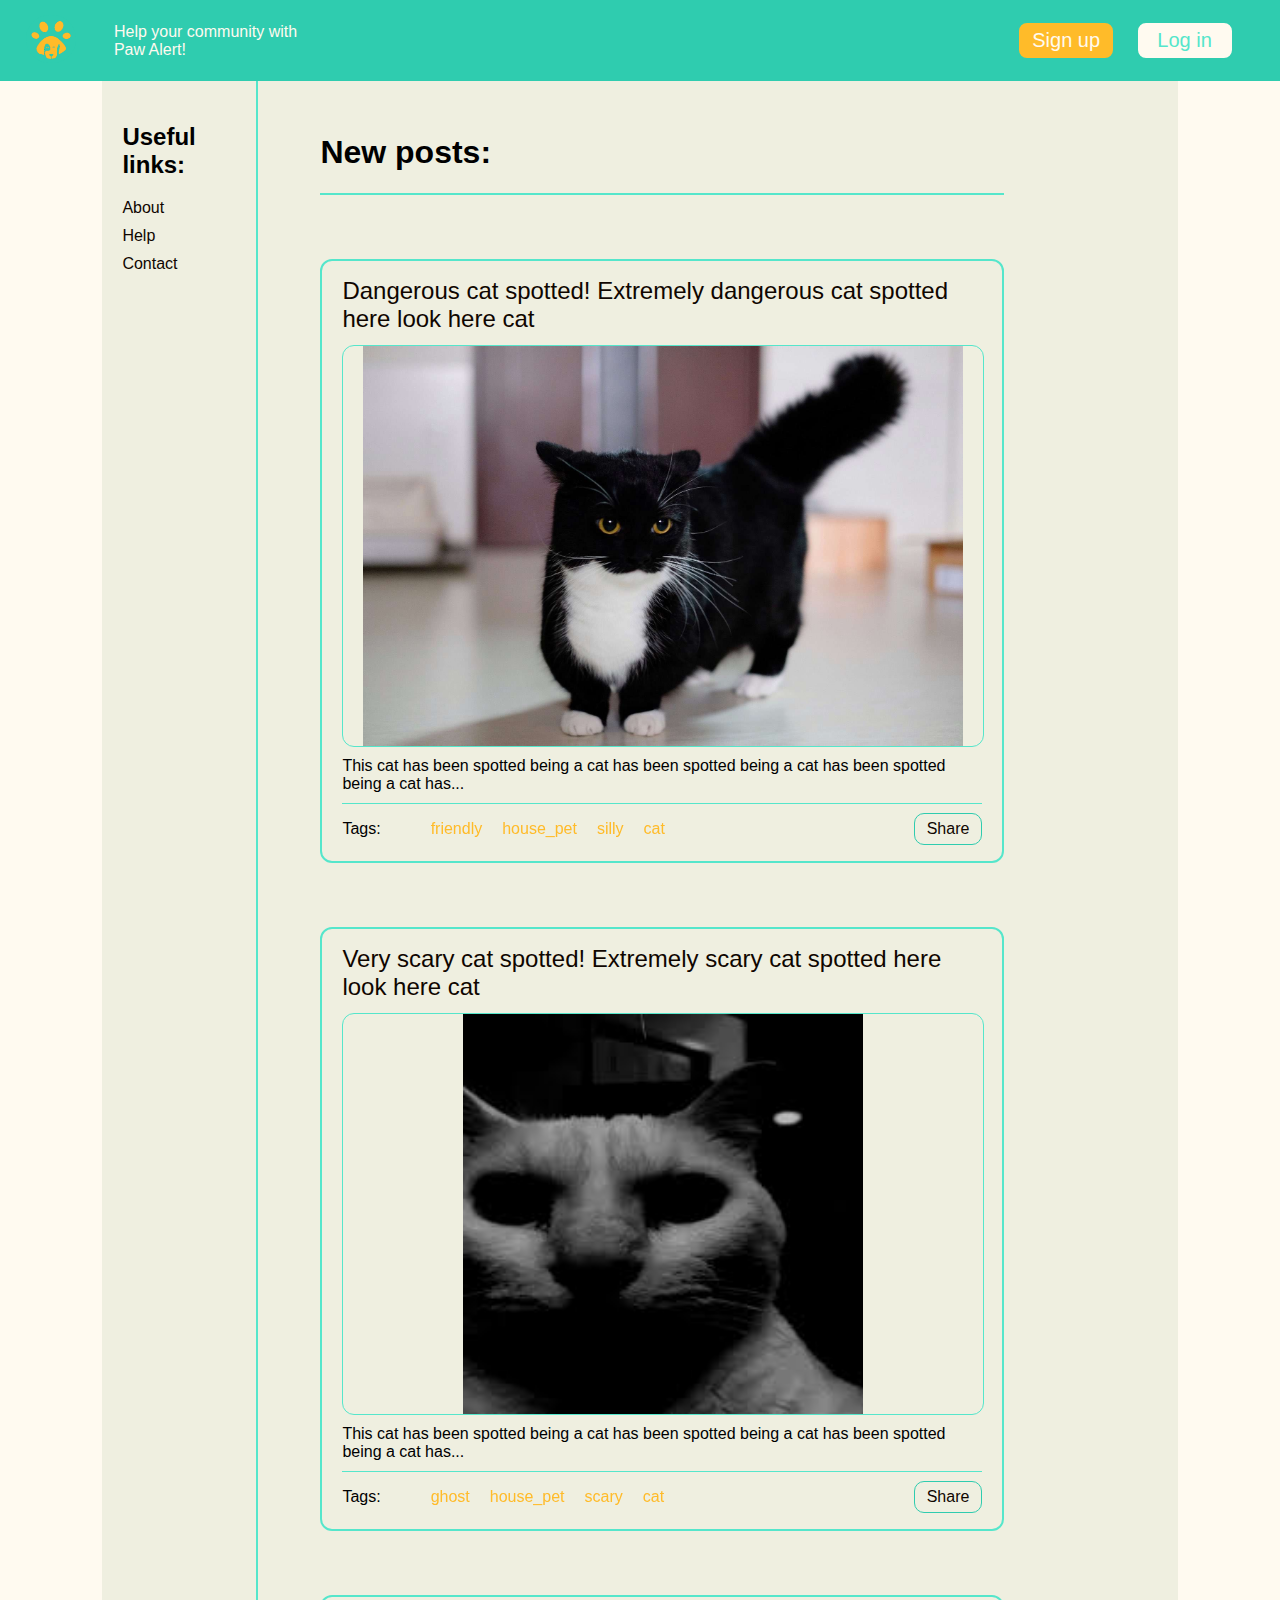
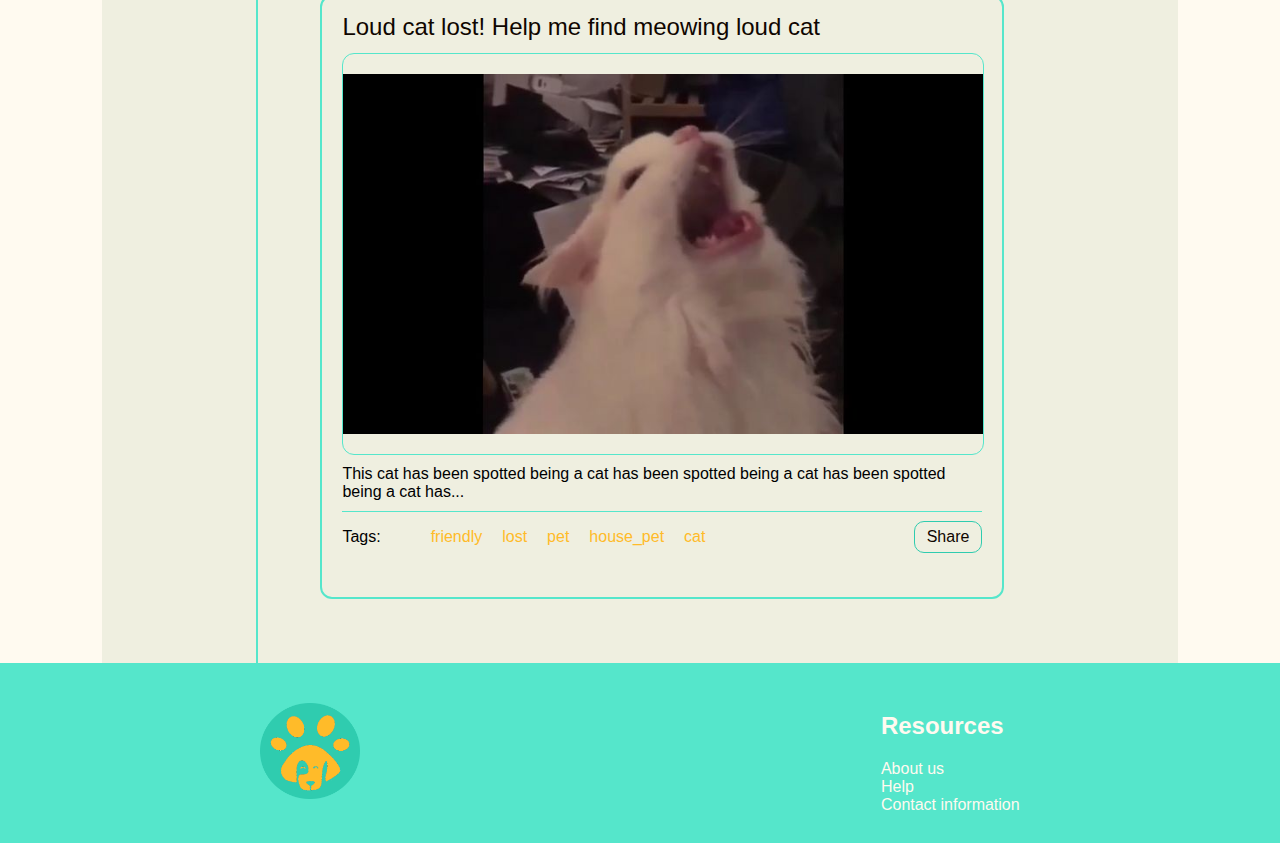
<file: FePA/src/index.html>
<!DOCTYPE html>
<html lang="en">
<head>
    <meta charset="UTF-8">
    <meta name="viewport" content="width=device-width, initial-scale=1.0">
    <title>Paw Alert</title>
    <link rel="stylesheet" href="styles.css">
</head>
<body>
    <div class="wrapper">
        <header class="fixed_header">
            <div class="header_container">
                <div class="left_side_logo">
                    <div class="logo_container">
                        <img src="visual/img/Paw Alert_logo.png">
                    </div>
                    <div class="PawAlert_description">
                        <p>Help your community with Paw Alert!</p>
                    </div>
                </div>
                <div class="right_side_buttons">
                    <a href="signup/index.html" class="button" id="signup">Sign up</a>
                    <a href="login/index.html" class="button" id="login">Log in</a>
                </div>
            </div>
        </header>
        <div class="main">
            <div class="left_sidebar">
                <nav class="left_navigation">
                    <h2>Useful links:</h2>
                    <ul class="left_links">
                        <li>
                            <a href="about-us/index.html">About</a>
                        </li>
                        <li>
                            <a href="help/index.html">Help</a>
                        </li>
                        <li>
                            <a href="contact/index.html">Contact</a>
                        </li>
                    </ul>
                </nav>
            </div>
            <div class="post_feed">
                <div class="post_feed_header">
                    <h1>New posts:</h1>
                </div>
                <div class="post_list">
                    <div class="post" id="01">
                        <div class="post_title">
                            <a href="post01/index.html">Dangerous cat spotted! Extremely dangerous cat spotted here look here cat</a>
                        </div>
                        <div class="post_image">
                            <img src="visual/img/cat1.jpg">
                        </div>
                        <div class="content_preview">
                            <p>This cat has been spotted being a cat has been spotted being a cat has been spotted being a cat has...</p>
                        </div>
                        <div class="post_footer">
                            <div class="tags_list">
                                <p>Tags:</p>
                                <ul>
                                    <li>friendly</li>
                                    <li>house_pet</li>
                                    <li>silly</li>
                                    <li>cat</li>
                                </ul>
                            </div>
                            <div class="share_button">
                                <a class="button" id="share" href="#">Share</a>
                            </div>
                        </div>
                    </div>
                    <div class="post" id="02">
                        <div class="post_title">
                            <a href="post02/index.html">Very scary cat spotted! Extremely scary cat spotted here look here cat</a>
                        </div>
                        <div class="post_image">
                            <img src="visual/img/cat2.jpg">
                        </div>
                        <div class="content_preview">
                            <p>This cat has been spotted being a cat has been spotted being a cat has been spotted being a cat has...</p>
                        </div>
                        <div class="post_footer">
                            <div class="tags_list">
                                <p>Tags:</p>
                                <ul>
                                    <li>ghost</li>
                                    <li>house_pet</li>
                                    <li>scary</li>
                                    <li>cat</li>
                                </ul>
                            </div>
                            <div class="share_button">
                                <a class="button" id="share" href="#">Share</a>
                            </div>
                        </div>
                    </div>
                    <div class="post" id="03">
                        <div class="post_title">
                            <a href="post03/index.html">Loud cat lost! Help me find meowing loud cat</a>
                        </div>
                        <div class="post_image">
                            <img src="visual/img/cat3.jpg">
                        </div>
                        <div class="content_preview">
                            <p>This cat has been spotted being a cat has been spotted being a cat has been spotted being a cat has...</p>
                        </div>
                        <div class="post_footer">
                            <div class="tags_list">
                                <p>Tags:</p>
                                <ul>
                                    <li>friendly</li>
                                    <li>lost</li>
                                    <li>pet</li>
                                    <li>house_pet</li>
                                    <li>cat</li>
                                </ul>
                            </div>
                            <div class="share_button">
                                <a class="button" id="share" href="#">Share</a>
                            </div>
                        </div>
                    </div>
                </div>
            </div>
        </div>
        <footer class="page_footer">
            <div class="footer_left_logo">
                <img class="footer_PawAlert_logo" src="visual/img/Paw Alert_logo.png">
            </div>
            <div class="footer_right_resources">
                <h2 class>Resources</h2>
                <ul class="resources_list">
                    <li>
                        <a href="about-us/index.html">About us</a>
                    </li>
                    <li>
                        <a href="help/index.html">Help</a>
                    </li>
                    <li>
                        <a href="contact/index.html">Contact information</a>
                    </li>
                </ul>
            </div>
        </footer>
    </div>
</body>
</html>
</file>
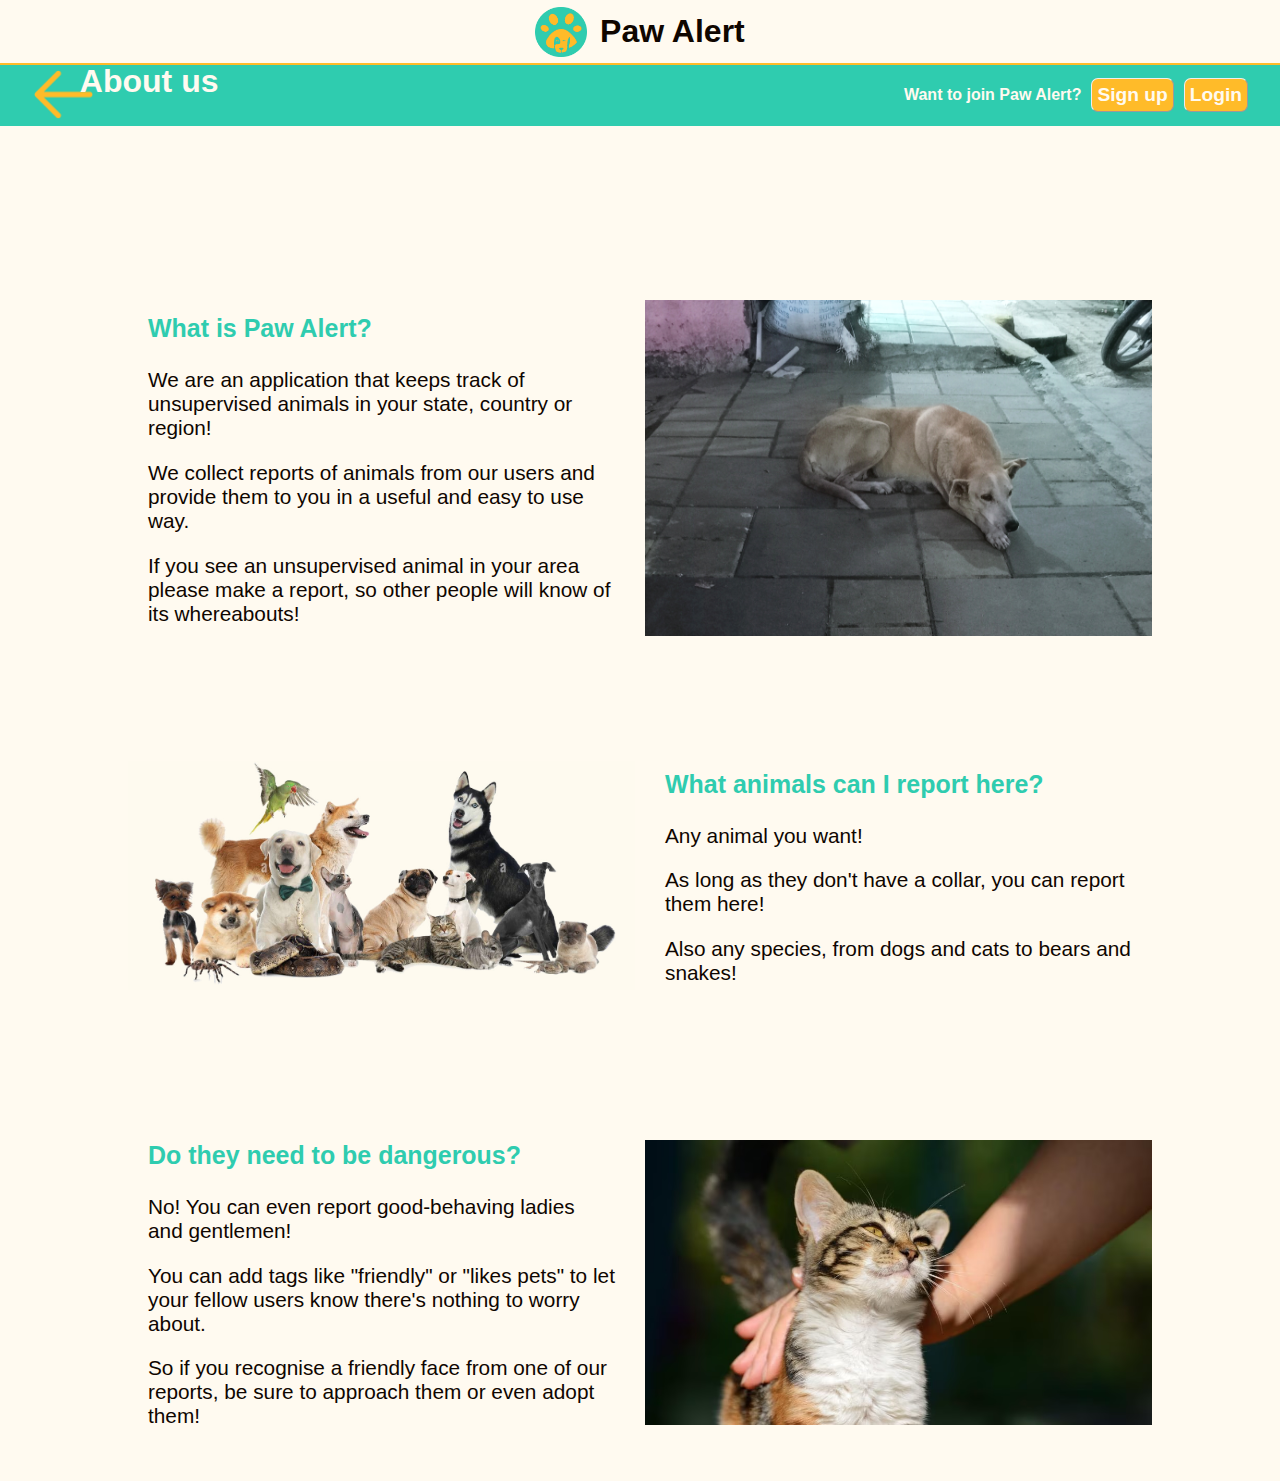
<file: FePA/src/about-us/index.html>
<!DOCTYPE html>
<html lang="en">
<head>
    <meta charset="UTF-8">
    <meta name="viewport" content="width=device-width, initial-scale=1.0">
    <link rel="stylesheet" href="./styles.css">
    <title>About Us</title>
</head>
<body>
    <div class="aboutus-page">
        <header>
            <div class="fixed_header">
                <img class="fixed_header__logo" src="../visual/img/Paw Alert_logo.png">
                <span class="app_name">Paw Alert</span>
            </div>
            <div class="aboutusbar">
                <div class="aboutusbar__text">
                    <a href="../index.html" class="headerarrow">
                        <img src="../visual/img/back_arrow.png" class="headerarrow__image">
                    </a>
                    <span class="pagetitle">
                        About us
                    </span>
                </div>
                <div class="aboutusbar__headerbuttons">
                    <div class="headerbutton">
                        <a href="../login/index.html" class="headerbutton__login">Login</a>
                    </div>
                    <div class="headerbutton">
                        <a href="../signup/index.html" class="headerbutton__signup">Sign up</a>
                    </div>
                    <span>Want to join Paw Alert?</span>
                </div>
            </div>
        </header>
        
        <div class="main-content-container">
            <div class="main-content">
                <div class="top-left">
                    <div class="text-box">
                        <p class="bigger">What is Paw Alert?</p>
                        <p>We are an application that keeps track of unsupervised animals in your state, country or region!</p>
                        <p>We collect reports of animals from our users and provide them to you in a useful and easy to use way.</p>
                        <p>If you see an unsupervised animal in your area please make a report, so other people will know of its whereabouts!</p>
                    </div>
                </div>
                <div class="top-right">
                    <img src="../visual/img/street_dog.jpg" alt="Top Right Image" class="image">
                </div>
                <div class="middle-left">
                    <img src="../visual/img/different_animals_2.jpg" alt="Middle Left Image" class="image">
                </div>
                <div class="middle-right">
                    <div class="text-box">
                        <p class="bigger">What animals can I report here?</p>
                        <p>Any animal you want!</p>
                        <p>As long as they don't have a collar, you can report them here!</p>
                        <p>Also any species, from dogs and cats to bears and snakes!</p>
                    </div>
                </div>
                <div class="bottom-left">
                    <div class="text-box">
                        <p class="bigger">Do they need to be dangerous?</p>
                        <p>No! You can even report good-behaving ladies and gentlemen!</p>
                        <p>You can add tags like "friendly" or "likes pets" to let your fellow users know there's nothing to worry about.</p>
                        <p>So if you recognise a friendly face from one of our reports, be sure to approach them or even adopt them!</p>
                    </div>
                </div>
                <div class="bottom-right">
                    <img src="../visual/img/happy-cat.avif" alt="Bottom Right Image" class="image">
                </div>
            </div>
        </div>
    </div>
</body>
</html>
</file>
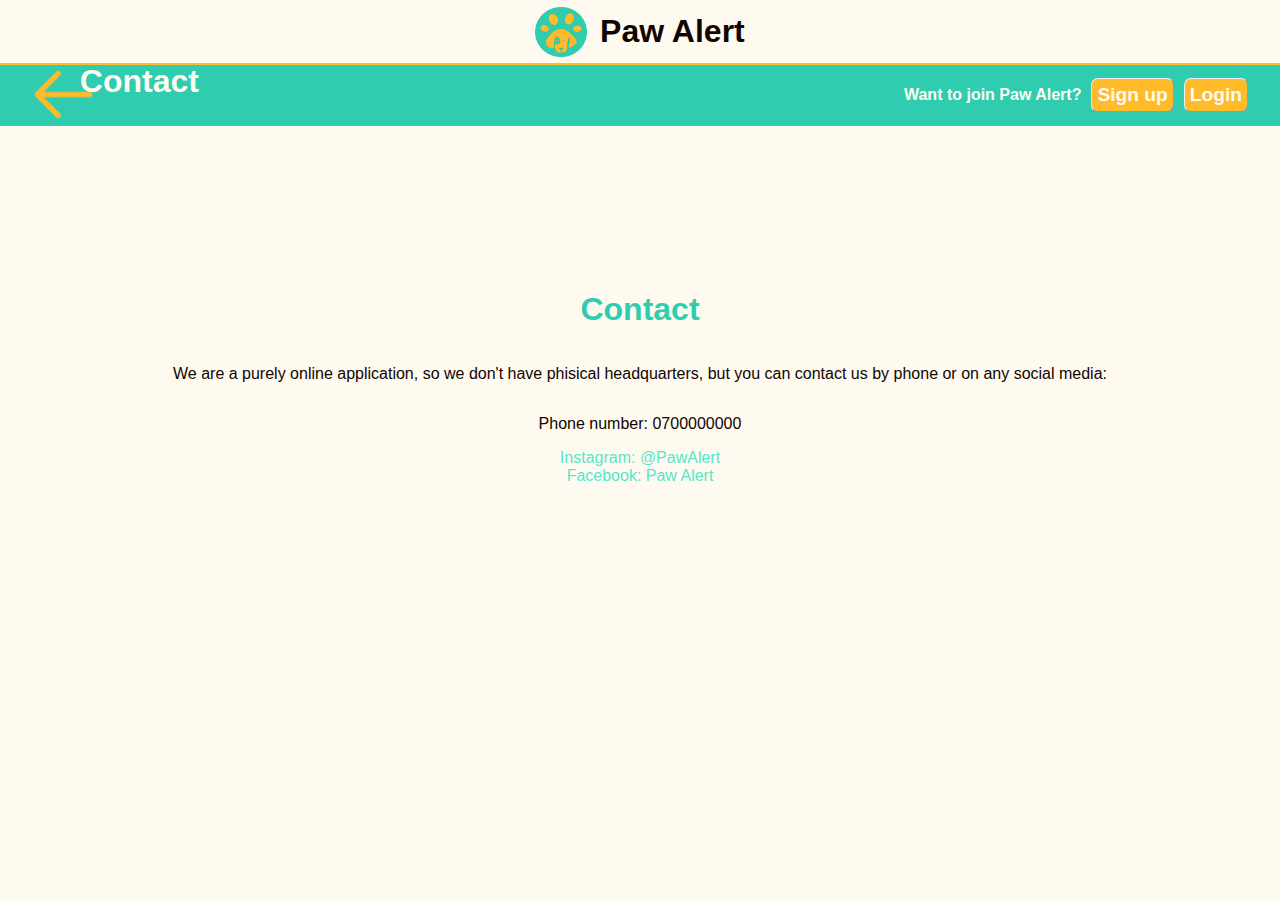
<file: FePA/src/contact/index.html>
<!DOCTYPE html>
<html lang="en">
<head>
    <meta charset="UTF-8">
    <meta name="viewport" content="width=device-width, initial-scale=1.0">
    <link rel="stylesheet" href="./styles.css">
    <title>Contact</title>
</head>
<body>
    <div class="aboutus-page">
        <header>
            <div class="fixed_header">
                <img class="fixed_header__logo" src="../visual/img/Paw Alert_logo.png">
                <span class="app_name">Paw Alert</span>
            </div>
            <div class="aboutusbar">
                <div class="aboutusbar__text">
                    <a href="../index.html" class="headerarrow">
                        <img src="../visual/img/back_arrow.png" class="headerarrow__image">
                    </a>
                    <span class="pagetitle">
                        Contact
                    </span>
                </div>
                <div class="aboutusbar__headerbuttons">
                    <div class="headerbutton">
                        <a href="../login/index.html" class="headerbutton__login">Login</a>
                    </div>
                    <div class="headerbutton">
                        <a href="../signup/index.html" class="headerbutton__signup">Sign up</a>
                    </div>
                    <span>Want to join Paw Alert?</span>
                </div>
            </div>
        </header>
        
        <div class="main-content-container">
            <div class="main-content">
                <h1 class="main-content__title">
                    Contact
                </h1>
                <div class="main-content__contacts">
                    <p>We are a purely online application, so we don't have phisical headquarters, but you can contact us by phone or on any social media:</p>
                    <p>Phone number: 0700000000</p>
                    <!--The Instagram link seems to work so... I guess we are not that original?-->
                    <a href="https://www.instagram.com/PawAlert" class="link">Instagram: @PawAlert</a>
                    <a href="https://www.facebook.com/Paw_Alert" class="link">Facebook: Paw Alert</a>
                </div>
            </div>
        </div>
    </div>
</body>
</html>
</file>
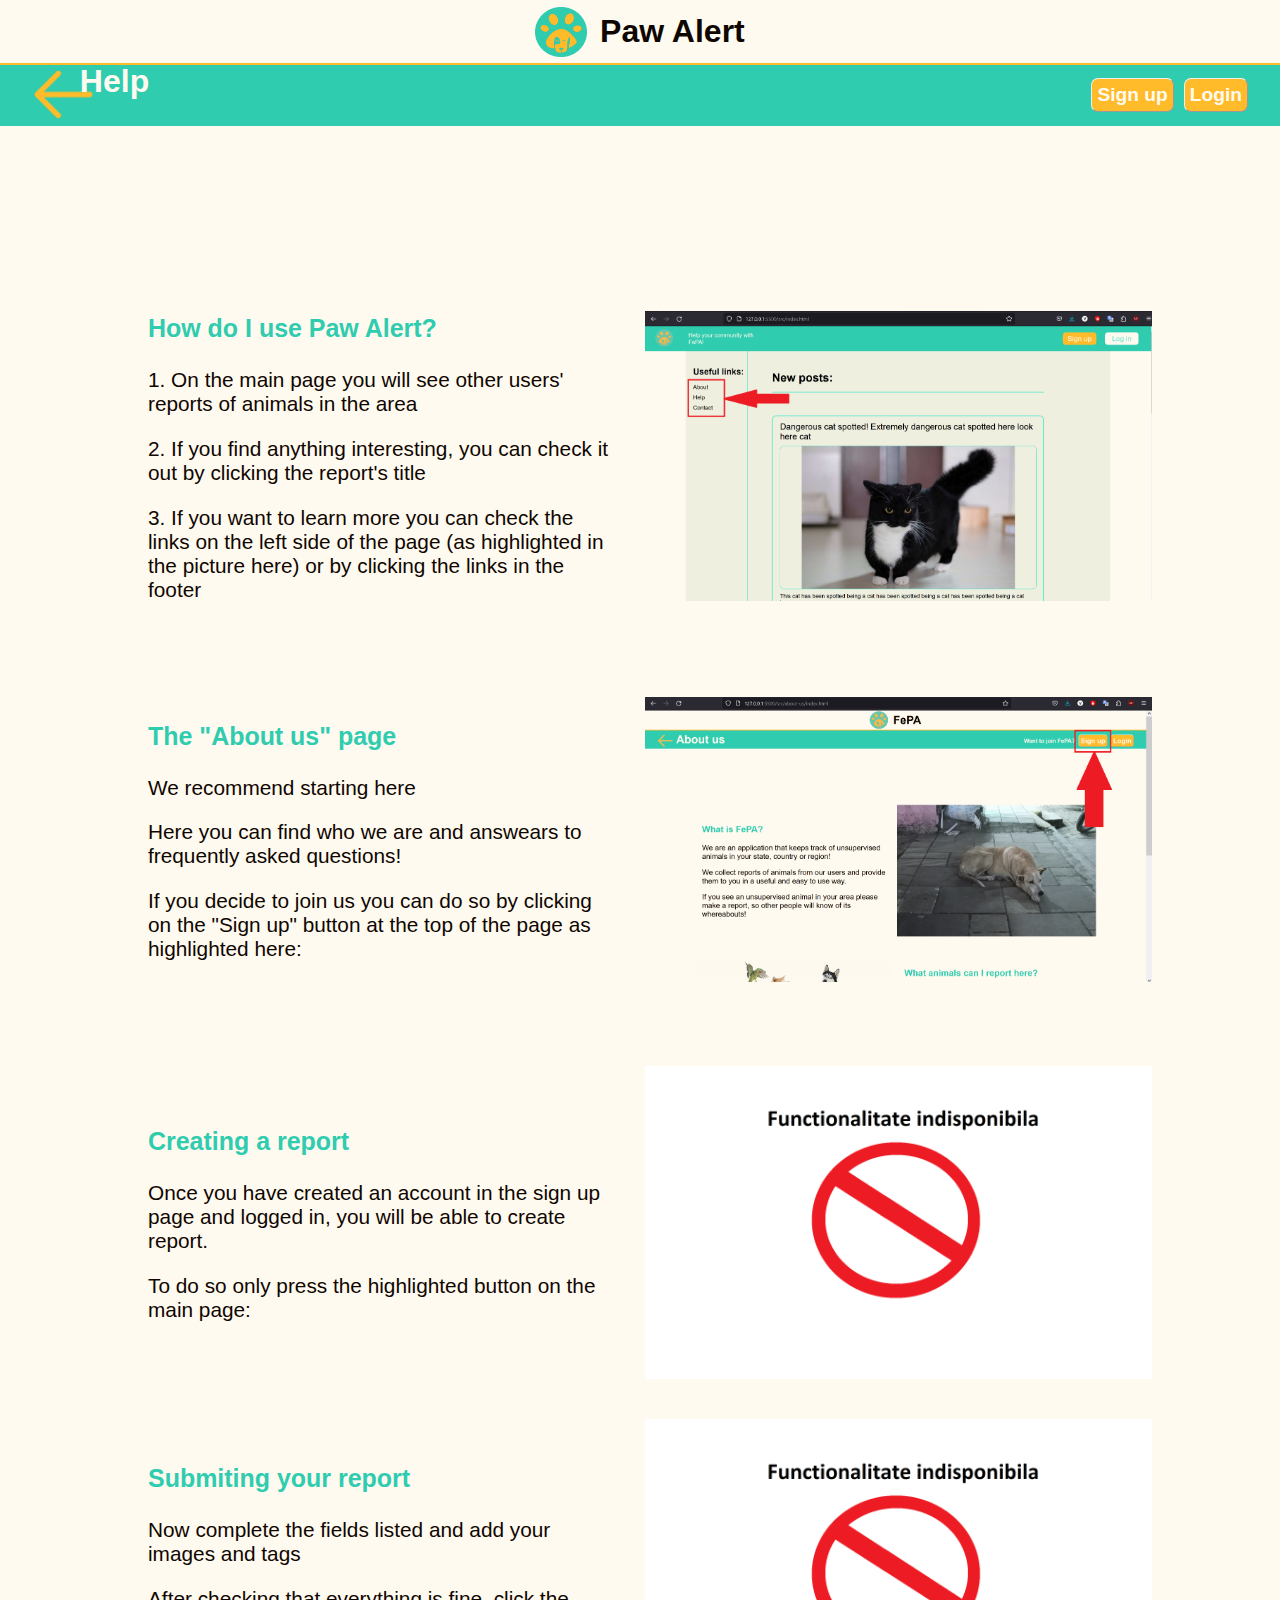
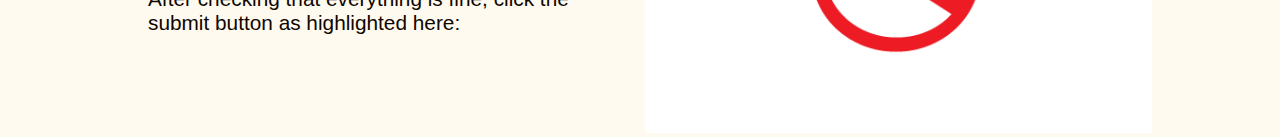
<file: FePA/src/help/index.html>
<!DOCTYPE html>
<html lang="en">
<head>
    <meta charset="UTF-8">
    <meta name="viewport" content="width=device-width, initial-scale=1.0">
    <link rel="stylesheet" href="./styles.css">
    <title>Help</title>
</head>
<body>
    <div class="help-page">
        <header>
            <div class="fixed_header">
                <img class="fixed_header__logo" src="../visual/img/Paw Alert_logo.png">
                <span class="app_name">Paw Alert</span>
            </div>
            <div class="helpbar">
                <div class="helpbar__text">
                    <a href="../index.html" class="headerarrow">
                        <img src="../visual/img/back_arrow.png" class="headerarrow__image">
                    </a>
                    <span class="pagetitle">
                        Help
                    </span>
                </div>
                <div class="helpbar__headerbuttons">
                    <div class="headerbutton">
                        <a href="../login/index.html" class="headerbutton__login">Login</a>
                    </div>
                    <div class="headerbutton">
                        <a href="../signup/index.html" class="headerbutton__signup">Sign up</a>
                    </div>
                </div>
            </div>
        </header>
        
        <div class="main-content-container">
            <div class="main-content">
                <div class="top-left">
                    <div class="text-box">
                        <p class="bigger">How do I use Paw Alert?</p>
                        <p>1. On the main page you will see other users' reports of animals in the area</p>
                        <p>2. If you find anything interesting, you can check it out by clicking the report's title</p>
                        <p>3. If you want to learn more you can check the links on the left side of the page (as highlighted in the picture here) or by clicking the links in the footer</p>
                    </div>
                </div>
                <div class="top-right">
                    <img src="../visual/img/mainpage_screenshot.png" alt="Top Right Image" class="image">
                </div>
                <div class="middle-left">
                    <div class="text-box">
                        <p class="bigger">The "About us" page</p>
                        <p>We recommend starting here</p>
                        <p>Here you can find who we are and answears to frequently asked questions!</p>
                        <p>If you decide to join us you can do so by clicking on the "Sign up" button at the top of the page as highlighted here:</p>
                    </div>
                </div>
                <div class="middle-right">
                    <img src="../visual/img/aboutuspage_screenshot.png" alt="Middle Right Image" class="image">
                </div>
                <div class="bottom-left">
                    <div class="text-box">
                        <p class="bigger">Creating a report</p>
                        <p>Once you have created an account in the sign up page and logged in, you will be able to create report.</p>
                        <p>To do so only press the highlighted button on the main page:</p>
                    </div>
                </div>
                <div class="bottom-right">
                    <img src="../visual/img/unavailable.png" alt="Bottom Right Image" class="image">
                </div>
                <div class="under-left">
                    <div class="text-box">
                        <p class="bigger">Submiting your report</p>
                        <p>Now complete the fields listed and add your images and tags</p>
                        <p>After checking that everything is fine, click the submit button as highlighted here:</p>
                    </div>
                </div>
                <div class="under-right">
                    <img src="../visual/img/unavailable.png" alt="Bottom Right Image" class="image">
                </div>
            </div>
        </div>
    </div>
</body>
</html>
</file>
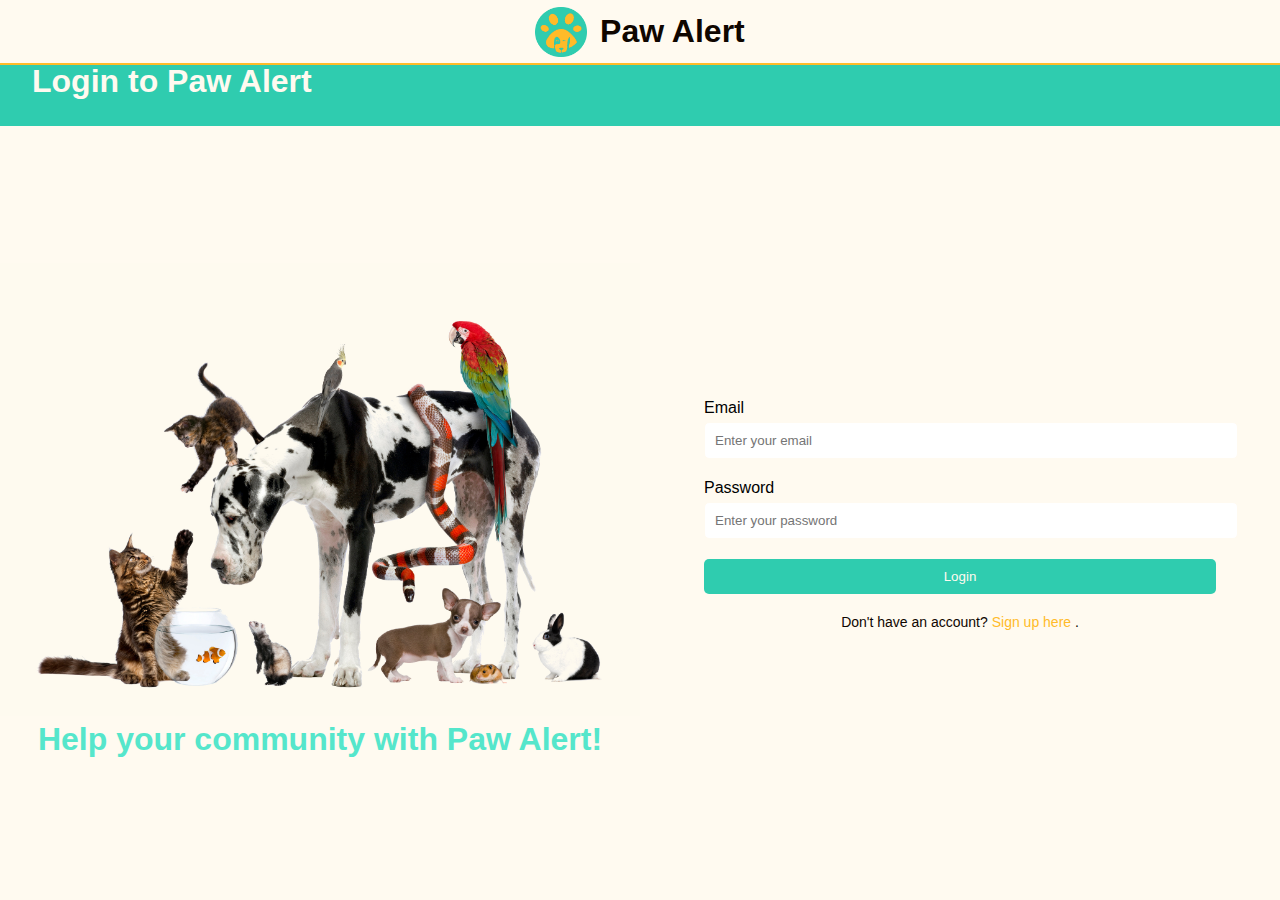
<file: FePA/src/login/index.html>
<!DOCTYPE html>
<html lang="en">
<head>
    <meta charset="UTF-8">
    <meta name="viewport" content="width=device-width, initial-scale=1.0">
    <link rel="stylesheet" href="./styles.css">
    <title>Paw Alert login</title>
</head>
<body>
    <div class = "loginpage">
        <header>
            <div class = "fixed_header">
                <img class = "fixed_header__logo" src = "../visual/img/Paw Alert_logo.png">
                <span class = "app_name">
                    Paw Alert
                </span>
            </div>

            <div class = "loginbar">
                <span class = "loginbar__text">
                    Login to Paw Alert
                </span>
            </div>
        </header>

        <div class="main-part">
            <div class="login-page__left">
                <img src="../visual/img/different_animals_1.jpg" alt="Image missing" class="login-page__image">
                <h1 class="login-page__title">
                    Help your community with Paw Alert!
                </h1>
            </div>
            <div class="login-page__right">
                <form class="login-form">
                    <div class="login-form__field">
                        <label for="email" class="login-form__label">
                            Email
                        </label>
                        <input type="email" id="email" class="login-form__input" placeholder="Enter your email">
                    </div>

                    <div class="login-form__field">
                        <label for="password" class="login-form__label">
                            Password
                        </label>
                        <input type="password" id="password" class="login-form__input" placeholder="Enter your password">
                    </div>

                    <button type="submit" class="login-form__submit">
                        Login
                    </button>
                </form>

                <p class="signup-text">
                    Don't have an account? 
                    <a class="signup-text__link" href="../signup/index.html">
                        Sign up here
                    </a>.
                </p>
              </div>
        </div>
    </div>
</body>
</html>
</file>
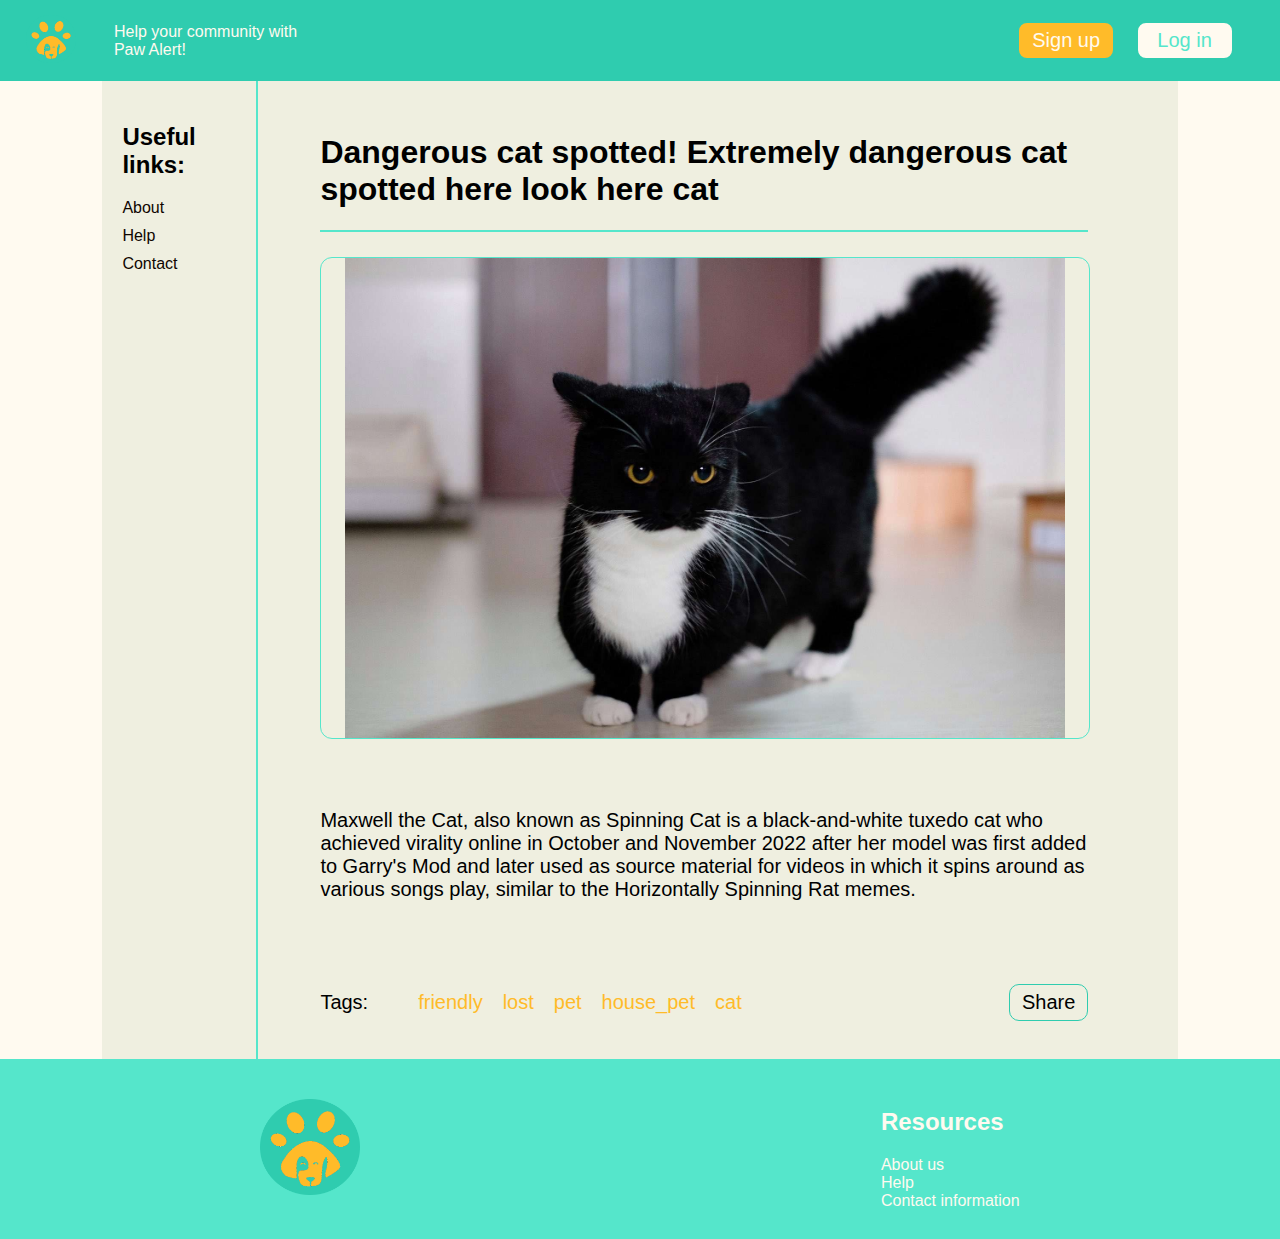
<file: FePA/src/post01/index.html>
<!DOCTYPE html>
<html lang="en">
<head>
    <meta charset="UTF-8">
    <meta name="viewport" content="width=device-width, initial-scale=1.0">
    <title>Post 1</title>
    <link rel="stylesheet" href="styles.css">
</head>
<body>
    <div class="wrapper">
        <header class="fixed_header">
            <div class="header_container">
                <div class="left_side_logo">
                    <div class="logo_container">
                        <img src="../visual/img/Paw Alert_logo.png">
                    </div>
                    <div class="fepa_description">
                        <p>Help your community with Paw Alert!</p>
                    </div>
                </div>
                <div class="right_side_buttons">
                    <a href="../signup/index.html" class="button" id="signup">Sign up</a>
                    <a href="../login/index.html" class="button" id="login">Log in</a>
                </div>
            </div>
        </header>
        <div class="main">
            <div class="left_sidebar">
                <nav class="left_navigation">
                    <h2>Useful links:</h2>
                    <ul class="left_links">
                        <li>
                            <a href="../about-us/index.html">About</a>
                        </li>
                        <li>
                            <a href="../help/index.html">Help</a>
                        </li>
                        <li>
                            <a href="../contact/index.html">Contact</a>
                        </li>
                    </ul>
                </nav>
            </div>
            <div class="post">
                <div class="post_title">
                    <h1>Dangerous cat spotted! Extremely dangerous cat spotted here look here cat</h1>
                </div>
                <div class="post_image">
                    <img src="../visual/img/cat1.jpg">
                </div>
                <div class="post_content">
                    <p>Maxwell the Cat, also known as Spinning Cat is a black-and-white tuxedo 
                        cat who achieved virality online in October and November 2022 
                        after her model was first added to Garry's Mod and later used 
                        as source material for videos in which it spins around as various 
                        songs play, similar to the Horizontally Spinning Rat memes.</p>
                </div>
                <div class="post_footer">
                    <div class="tags_list">
                        <p>Tags:</p>
                        <ul>
                            <li>friendly</li>
                            <li>lost</li>
                            <li>pet</li>
                            <li>house_pet</li>
                            <li>cat</li>
                        </ul>
                    </div>
                    <div class="share_button">
                        <a class="button" id="share">Share</a>
                    </div>
                </div>
            </div>
        </div>
        <footer class="page_footer">
            <div class="footer_left_logo">
                <img class="footer_fepa_logo" src="../visual/img/Paw Alert_logo.png">
            </div>
            <div class="footer_right_resources">
                <h2 class>Resources</h2>
                <ul class="resources_list">
                    <li>
                        <a href="../about-us/index.html">About us</a>
                    </li>
                    <li>
                        <a href="../help/index.html">Help</a>
                    </li>
                    <li>
                        <a href="../contact/index.html">Contact information</a>
                    </li>
                </ul>
            </div>
        </footer>
    </div>
</body>
</html>
</file>
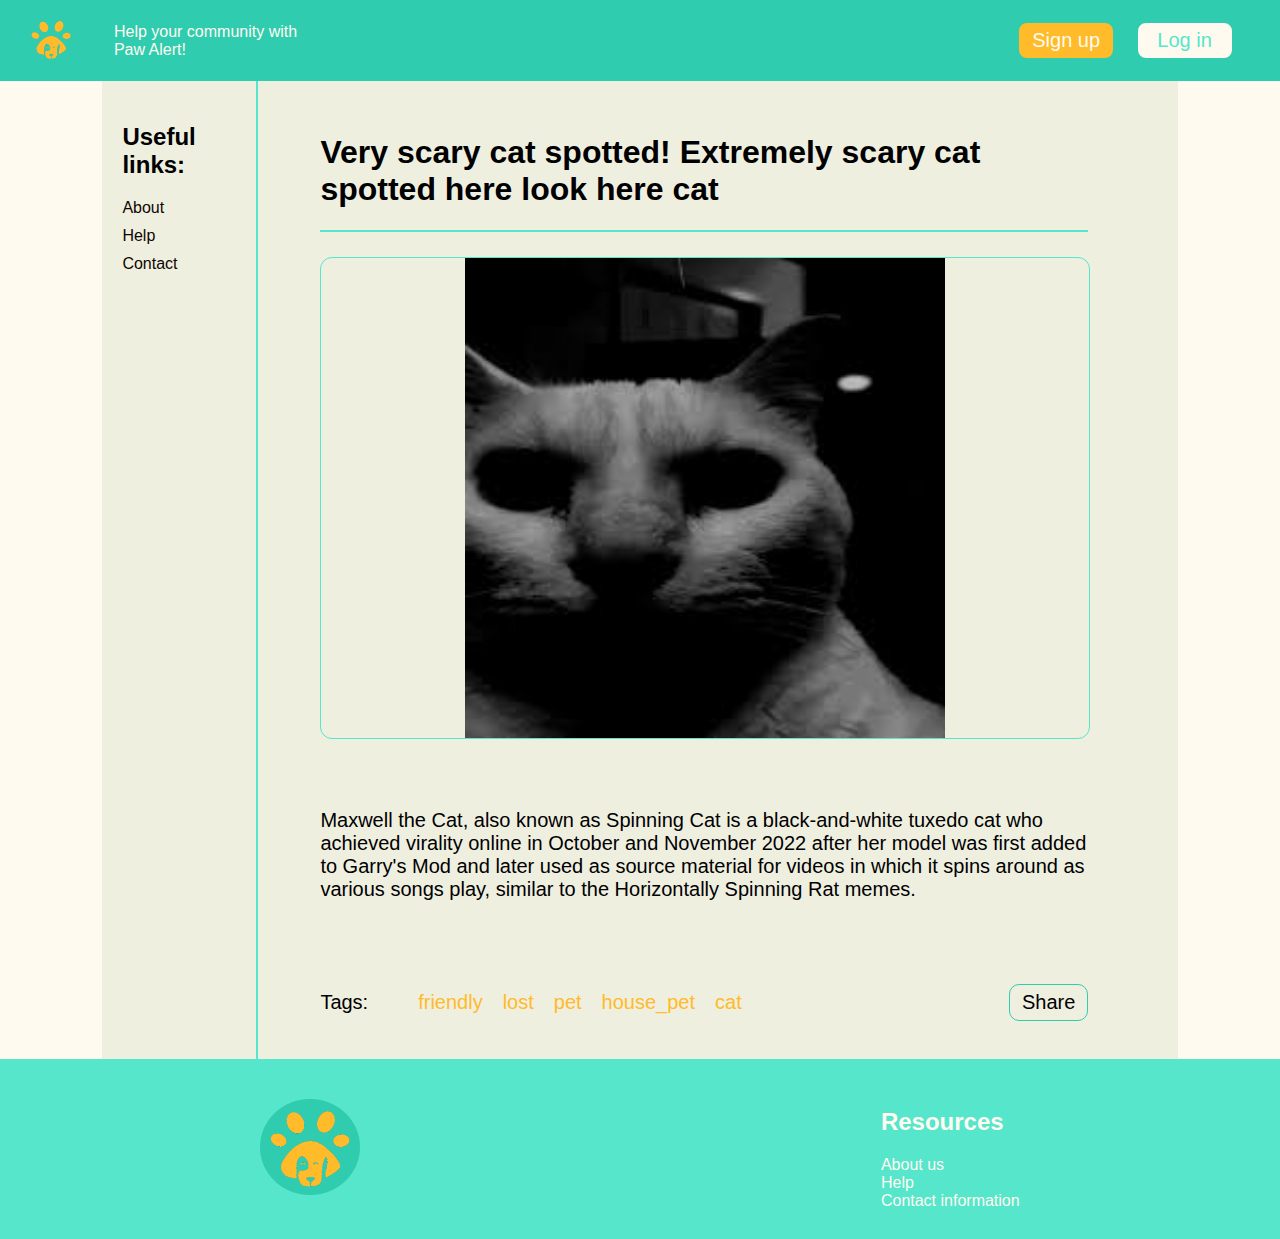
<file: FePA/src/post02/index.html>
<!DOCTYPE html>
<html lang="en">
<head>
    <meta charset="UTF-8">
    <meta name="viewport" content="width=device-width, initial-scale=1.0">
    <title>Post 2</title>
    <link rel="stylesheet" href="styles.css">
</head>
<body>
    <div class="wrapper">
        <header class="fixed_header">
            <div class="header_container">
                <div class="left_side_logo">
                    <div class="logo_container">
                        <img src="../visual/img/Paw Alert_logo.png">
                    </div>
                    <div class="fepa_description">
                        <p>Help your community with Paw Alert!</p>
                    </div>
                </div>
                <div class="right_side_buttons">
                    <a href="../signup/index.html" class="button" id="signup">Sign up</a>
                    <a href="../login/index.html" class="button" id="login">Log in</a>
                </div>
            </div>
        </header>
        <div class="main">
            <div class="left_sidebar">
                <nav class="left_navigation">
                    <h2>Useful links:</h2>
                    <ul class="left_links">
                        <li>
                            <a href="../about-us/index.html">About</a>
                        </li>
                        <li>
                            <a href="../help/index.html">Help</a>
                        </li>
                        <li>
                            <a href="../contact/index.html">Contact</a>
                        </li>
                    </ul>
                </nav>
            </div>
            <div class="post">
                <div class="post_title">
                    <h1>Very scary cat spotted! Extremely scary cat spotted here look here cat</h1>
                </div>
                <div class="post_image">
                    <img src="../visual/img/cat2.jpg">
                </div>
                <div class="post_content">
                    <p>Maxwell the Cat, also known as Spinning Cat is a black-and-white tuxedo 
                        cat who achieved virality online in October and November 2022 
                        after her model was first added to Garry's Mod and later used 
                        as source material for videos in which it spins around as various 
                        songs play, similar to the Horizontally Spinning Rat memes.</p>
                </div>
                <div class="post_footer">
                    <div class="tags_list">
                        <p>Tags:</p>
                        <ul>
                            <li>friendly</li>
                            <li>lost</li>
                            <li>pet</li>
                            <li>house_pet</li>
                            <li>cat</li>
                        </ul>
                    </div>
                    <div class="share_button">
                        <a class="button" id="share">Share</a>
                    </div>
                </div>
            </div>
        </div>
        <footer class="page_footer">
            <div class="footer_left_logo">
                <img class="footer_fepa_logo" src="../visual/img/Paw Alert_logo.png">
            </div>
            <div class="footer_right_resources">
                <h2 class>Resources</h2>
                <ul class="resources_list">
                    <li>
                        <a href="../about-us/index.html">About us</a>
                    </li>
                    <li>
                        <a href="../help/index.html">Help</a>
                    </li>
                    <li>
                        <a href="../contact/index.html">Contact information</a>
                    </li>
                </ul>
            </div>
        </footer>
    </div>
</body>
</html>
</file>
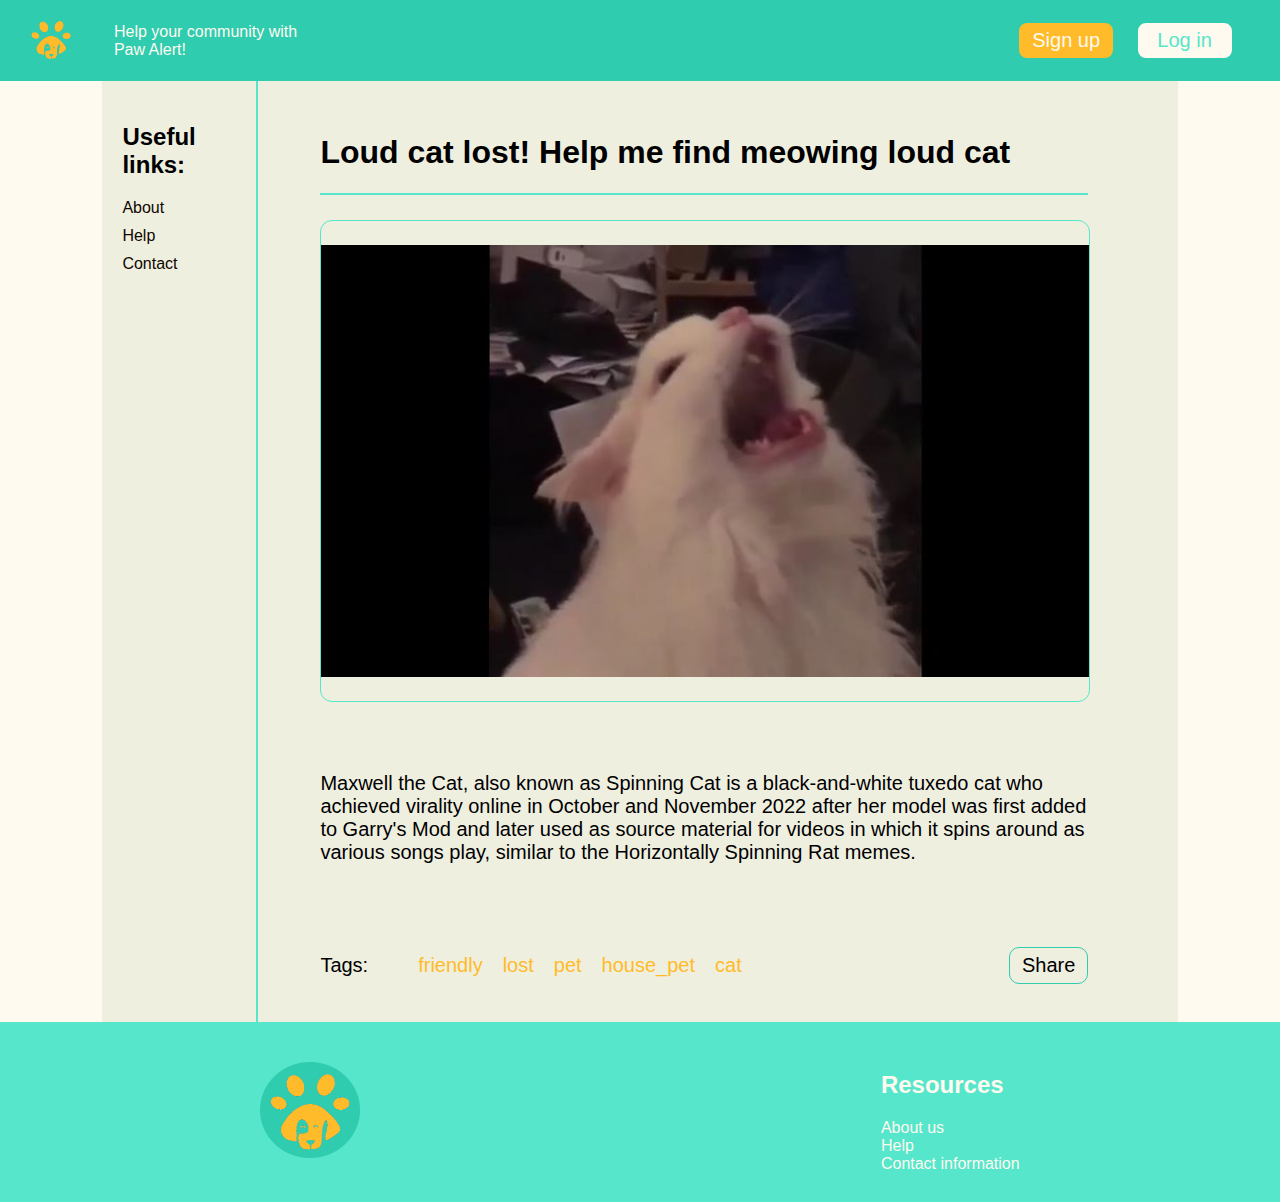
<file: FePA/src/post03/index.html>
<!DOCTYPE html>
<html lang="en">
<head>
    <meta charset="UTF-8">
    <meta name="viewport" content="width=device-width, initial-scale=1.0">
    <title>Post 3</title>
    <link rel="stylesheet" href="styles.css">
</head>
<body>
    <div class="wrapper">
        <header class="fixed_header">
            <div class="header_container">
                <div class="left_side_logo">
                    <div class="logo_container">
                        <img src="../visual/img/Paw Alert_logo.png">
                    </div>
                    <div class="fepa_description">
                        <p>Help your community with Paw Alert!</p>
                    </div>
                </div>
                <div class="right_side_buttons">
                    <a href="../signup/index.html" class="button" id="signup">Sign up</a>
                    <a href="../login/index.html" class="button" id="login">Log in</a>
                </div>
            </div>
        </header>
        <div class="main">
            <div class="left_sidebar">
                <nav class="left_navigation">
                    <h2>Useful links:</h2>
                    <ul class="left_links">
                        <li>
                            <a href="../about-us/index.html">About</a>
                        </li>
                        <li>
                            <a href="../help/index.html">Help</a>
                        </li>
                        <li>
                            <a href="../contact/index.html">Contact</a>
                        </li>
                    </ul>
                </nav>
            </div>
            <div class="post">
                <div class="post_title">
                    <h1>Loud cat lost! Help me find meowing loud cat</h1>
                </div>
                <div class="post_image">
                    <img src="../visual/img/cat3.jpg">
                </div>
                <div class="post_content">
                    <p>Maxwell the Cat, also known as Spinning Cat is a black-and-white tuxedo 
                        cat who achieved virality online in October and November 2022 
                        after her model was first added to Garry's Mod and later used 
                        as source material for videos in which it spins around as various 
                        songs play, similar to the Horizontally Spinning Rat memes.</p>
                </div>
                <div class="post_footer">
                    <div class="tags_list">
                        <p>Tags:</p>
                        <ul>
                            <li>friendly</li>
                            <li>lost</li>
                            <li>pet</li>
                            <li>house_pet</li>
                            <li>cat</li>
                        </ul>
                    </div>
                    <div class="share_button">
                        <a class="button" id="share">Share</a>
                    </div>
                </div>
            </div>
        </div>
        <footer class="page_footer">
            <div class="footer_left_logo">
                <img class="footer_fepa_logo" src="../visual/img/Paw Alert_logo.png">
            </div>
            <div class="footer_right_resources">
                <h2 class>Resources</h2>
                <ul class="resources_list">
                    <li>
                        <a href="../about-us/index.html">About us</a>
                    </li>
                    <li>
                        <a href="../help/index.html">Help</a>
                    </li>
                    <li>
                        <a href="../contact/index.html">Contact information</a>
                    </li>
                </ul>
            </div>
        </footer>
    </div>
</body>
</html>
</file>
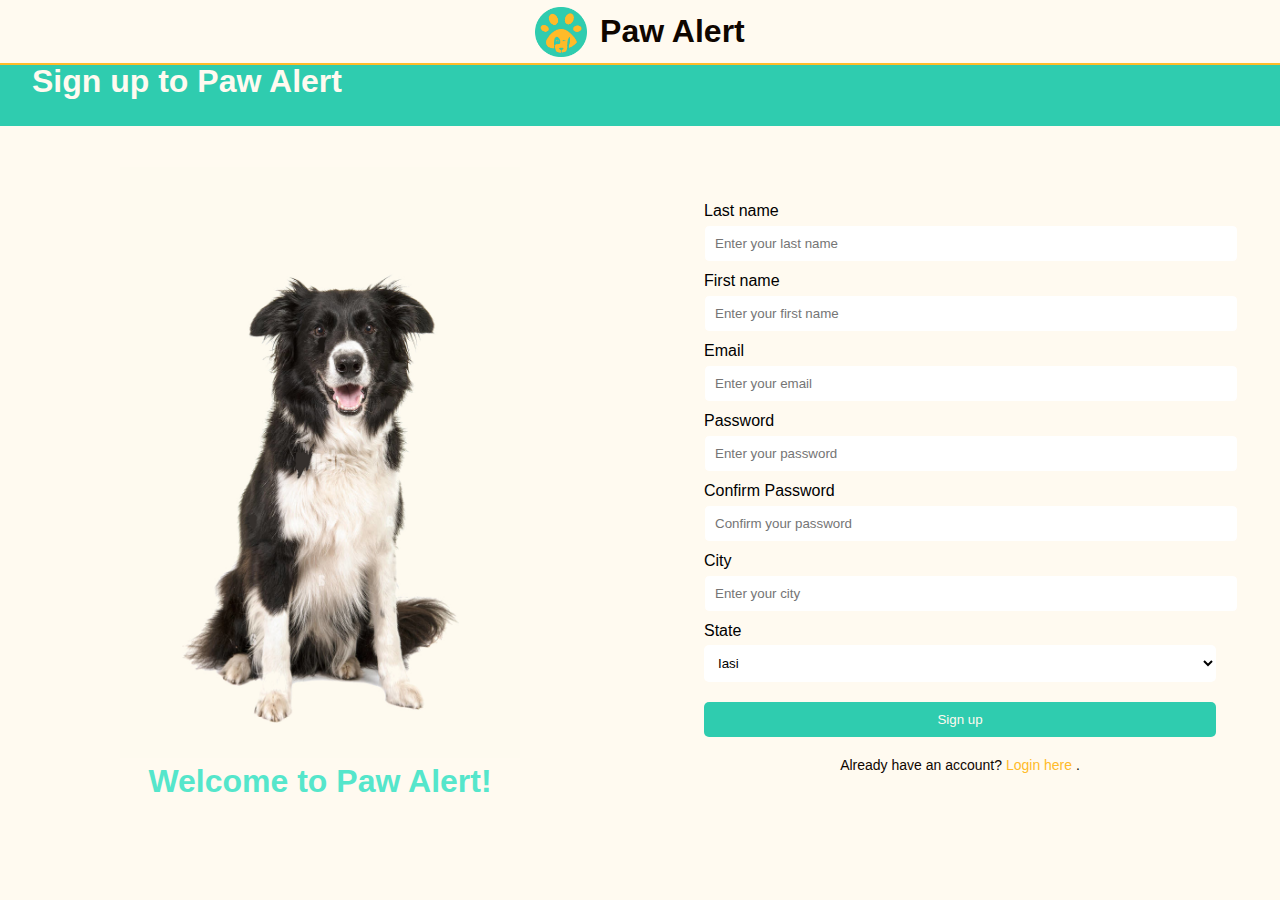
<file: FePA/src/signup/index.html>
<!DOCTYPE html>
<html lang="en">
<head>
    <meta charset="UTF-8">
    <meta name="viewport" content="width=device-width, initial-scale=1.0">
    <link rel="stylesheet" href="./styles.css">
    <title>Sign up</title>
</head>
<body>
    <div class = "signuppage">
        <header>
            <div class = "fixed_header">
                <img class = "fixed_header__logo" src = "../visual/img/Paw Alert_logo.png">
                <span class = "app_name">
                    Paw Alert
                </span>
            </div>

            <div class = "signupbar">
                <span class = "signupbar__text">
                    Sign up to Paw Alert
                </span>
            </div>
        </header>

        <div class="main-part">
            <div class="signup-page__left">
                <img src="../visual/img/curious_dog.jpg" alt="Image missing" class="signup-page__image">
                <h1 class="signup-page__title">
                    Welcome to Paw Alert!
                </h1>
            </div>
            <div class="signup-page__right">
                <form class="signup-form">
                    <div class="signup-form__field">
                        <label for="last-name" class="signup-form__label">
                            Last name
                        </label>
                        <input type="text" id="last-name" class="signup-form__input" placeholder="Enter your last name">
                    </div>

                    <div class="signup-form__field">
                        <label for="first-name" class="signup-form__label">
                            First name
                        </label>
                        <input type="text" id="first-name" class="signup-form__input" placeholder="Enter your first name">
                    </div>

                    <div class="signup-form__field">
                        <label for="email" class="signup-form__label">
                            Email
                        </label>
                        <input type="email" id="email" class="signup-form__input" placeholder="Enter your email">
                    </div>

                    <div class="signup-form__field">
                        <label for="password" class="signup-form__label">
                            Password
                        </label>
                        <input type="password" id="password" class="signup-form__input" placeholder="Enter your password">
                    </div>

                    <div class="signup-form__field">
                        <label for="password" class="signup-form__label">
                            Confirm Password
                        </label>
                        <input type="password" id="password" class="signup-form__input" placeholder="Confirm your password">
                    </div>

                    <div class="signup-form__field">
                        <label for="city" class="signup-form__label">
                            City
                        </label>
                        <input type="text" id="city" class="signup-form__input" placeholder="Enter your city">
                    </div>

                    <div class="signup-form__field">
                        <label for="state">
                            State
                        </label>         
                        <select name="state" id="state" aria-placeholder="Select your state" class="signup-form__select">
                            <option value="Iasi">Iasi</option>
                            <option value="Suceava">Suceava</option>
                            <option value="Botosani">Botosani</option>
                            <option value="Vaslui">Vaslui</option>
                        </select>
                    </div>

                    <button type="submit" class="signup-form__submit">
                        Sign up
                    </button>
                </form>

                <p class="login-text">
                    Already have an account? 
                    <a class="login-text__link" href="../login/index.html">
                        Login here
                    </a>.
                </p>
              </div>
        </div>
    </div>
</body>
</html>
</file>
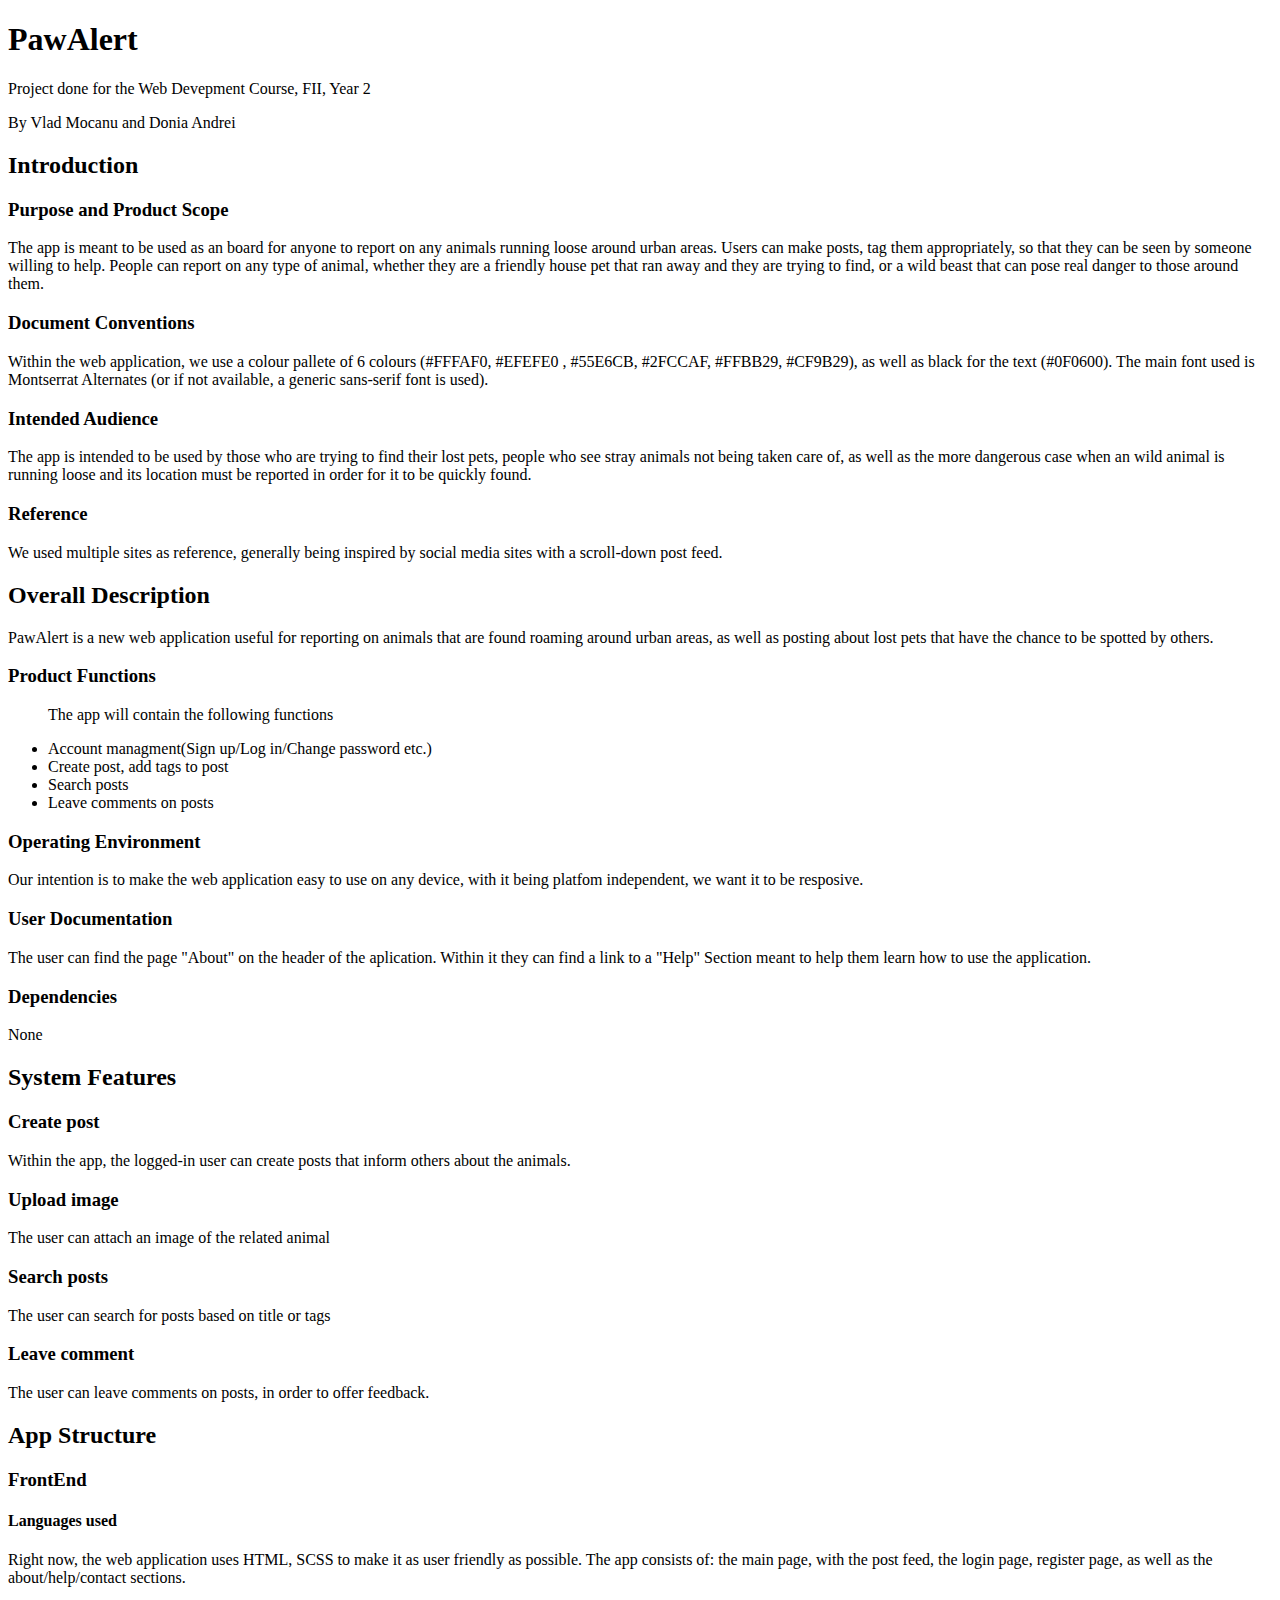
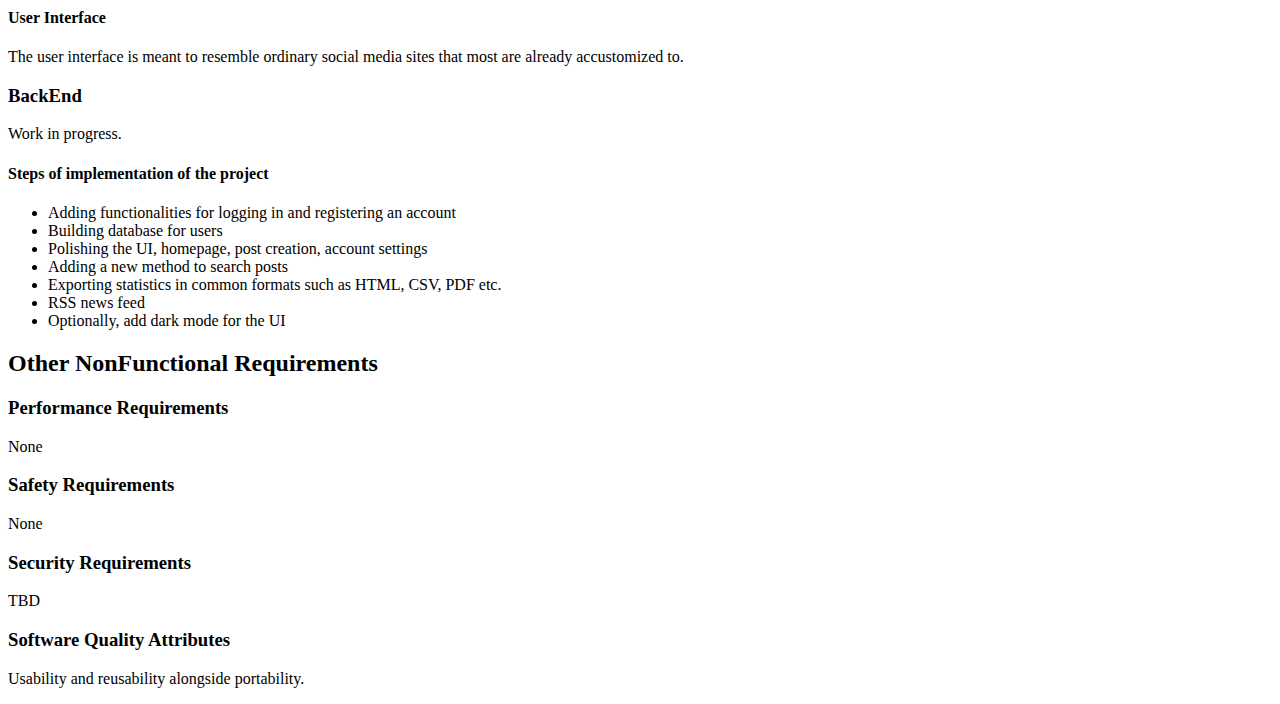
<file: FePA/Documentation.html>
<!DOCTYPE html>
<html lang="en">
  <head>
    <meta charset="UTF-8" />
    <meta name="viewport" content="width=device-width, initial-scale=1.0" />
    <title>PawAlert Documentation</title>
  </head>
  <body>
    <h1>PawAlert</h1>
    <p>Project done for the Web Devepment Course, FII, Year 2</p>
    <p>By Vlad Mocanu and Donia Andrei</p>

    <h2>Introduction</h2>
    <h3>Purpose and Product Scope</h3>
    <p>
      The app is meant to be used as an board for anyone to report on any animals running
      loose around urban areas. Users can make posts, tag them appropriately, so that they can
      be seen by someone willing to help. People can report on any type of animal, whether they
      are a friendly house pet that ran away and they are trying to find, or a wild beast that
      can pose real danger to those around them.
    </p>
    <h3>Document Conventions</h3>
    <p>
      Within the web application, we use a colour pallete of 6
      colours (#FFFAF0, #EFEFE0 , #55E6CB, #2FCCAF, #FFBB29, #CF9B29), as well as 
      black for the text (#0F0600). The main font used is Montserrat Alternates 
      (or if not available, a generic sans-serif font is used).
    </p>
    <h3>Intended Audience</h3>
    <p>
      The app is intended to be used by those who are trying to find their lost pets,
      people who see stray animals not being taken care of, as well as the more 
      dangerous case when an wild animal is running loose and its location must
      be reported in order for it to be quickly found.
    </p>
    <h3>Reference</h3>
    <p>We used multiple sites as reference, generally being inspired by social media sites
      with a scroll-down post feed.
    </p>
    <h2>Overall Description</h2>
    <p>
      PawAlert is a new web application useful for reporting on animals that are
      found roaming around urban areas, as well as posting about lost pets that
      have the chance to be spotted by others.
    </p>
    <h3>Product Functions</h3>
    <ul>
      <p>The app will contain the following functions</p>
      <li>Account managment(Sign up/Log in/Change password etc.)</li>
      <li>Create post, add tags to post</li>
      <li>Search posts</li>
      <li>Leave comments on posts</li>
    </ul>
    <h3>Operating Environment</h3>
    <p>
      Our intention is to make the web application easy to use on any device,
      with it being platfom independent, we want it to be resposive.
    </p>
    <h3>User Documentation</h3>
    <p>
      The user can find the page "About" on the header of the aplication. Within
      it they can find a link to a "Help" Section meant to help them learn how
      to use the application.
    </p>
    <h3>Dependencies</h3>
    <p>None</p>
    <h2>System Features</h2>
    <h3>Create post</h3>
    <p>
      Within the app, the logged-in user can create posts that inform others
      about the animals.
    </p>
    <h3>Upload image</h3>
    <p>The user can attach an image of the related animal</p>
    <h3>Search posts</h3>
    <p>The user can search for posts based on title or tags</p>
    <h3>Leave comment</h3>
    <p>
      The user can leave comments on posts, in order to offer feedback.
    </p>

    <h2>App Structure</h2>
    <h3>FrontEnd</h3>
    <h4>Languages used</h4>
    <p>
      Right now, the web application uses HTML, SCSS to make it as
      user friendly as possible. The app consists of: the main page,
      with the post feed, the login page, register page, as well as
      the about/help/contact sections.
    </p>
    <h4>User Interface</h4>
    <p>
      The user interface is meant to resemble ordinary social media sites
      that most are already accustomized to.
    </p>
    <h3>BackEnd</h3>
    <p>
      Work in progress.
    </p>
    <h4>Steps of implementation of the project</h4>
    <ul>
      <li>Adding functionalities for logging in and registering an account</li>
      <li>Building database for users</li>
      <li>Polishing the UI, homepage, post creation, account settings</li>
      <li>Adding a new method to search posts</li>
      <li>Exporting statistics in common formats such as HTML, CSV, PDF etc.</li>
      <li>RSS news feed</li>
      <li>Optionally, add dark mode for the UI</li>
    </ul>
    <h2>Other NonFunctional Requirements</h2>
    <h3>Performance Requirements</h3>
    <p>None</p>
    <h3>Safety Requirements</h3>
    <p>None</p>
    <h3>Security Requirements</h3>
    <p>TBD</p>
    <h3>Software Quality Attributes</h3>
    <p>Usability and reusability alongside portability.</p>
  </body>
</html>
</file>
<file: FePA/src/styles.css>
body {
  background-color: #FFFAF0;
  margin: 0;
  padding: 0;
  height: 100%;
  width: 100%;
}

.wrapper {
  margin: 0;
  padding: 0;
  height: 100%;
  width: 100%;
  font-family: "Montserrat Alternates", sans-serif;
  /* header */
}
.wrapper .fixed_header {
  position: fixed;
  margin: 0;
  background-color: #2FCCAF;
}
.wrapper .fixed_header .header_container {
  margin: 0;
  padding-top: 1vh;
  padding-bottom: 1vh;
  height: 7vh;
  width: 100vw;
  background-color: #2FCCAF;
  display: flex;
  align-items: center;
  justify-content: space-between;
}
.wrapper .fixed_header .header_container .left_side_logo {
  width: 25vw;
  display: flex;
  align-items: center;
  justify-content: space-between;
}
.wrapper .fixed_header .header_container .left_side_logo .logo_container {
  padding-left: 2vw;
  padding-right: 2vw;
}
.wrapper .fixed_header .header_container .left_side_logo .logo_container img {
  height: 48px;
  width: auto;
}
.wrapper .fixed_header .header_container .left_side_logo .PawAlert_description {
  padding-left: 1vw;
  padding-right: 1vw;
  color: #FFFAF0;
}
.wrapper .fixed_header .header_container .right_side_buttons {
  padding-left: 3vw;
  padding-right: 3vw;
}
.wrapper .fixed_header .header_container .right_side_buttons a.button {
  display: inline-block;
  text-align: center;
  font-size: 20px;
  font-family: sans-serif;
  margin-left: 8px;
  margin-right: 8px;
  width: 3.5em;
  padding: 6px 12px;
  border: 2px solid #2FCCAF;
  border-radius: 10px;
  white-space: nowrap;
  text-decoration: none;
  -webkit-user-select: none;
     -moz-user-select: none;
          user-select: none;
  cursor: pointer;
}
.wrapper .fixed_header .header_container .right_side_buttons a.button:hover {
  border: 2px solid #55E6CB;
}
.wrapper .fixed_header .header_container .right_side_buttons a.button:active {
  border: 2px solid #CF9B29;
}
.wrapper .fixed_header .header_container .right_side_buttons #signup {
  background-color: #FFBB29;
  color: #FFFAF0;
}
.wrapper .fixed_header .header_container .right_side_buttons #login {
  background-color: #FFFAF0;
  color: #55E6CB;
}
.wrapper .main {
  display: flex;
  padding-top: 7vh;
  margin-left: 8vw;
  margin-right: 8vw;
  background-color: #EFEFE0;
}
.wrapper .main .left_sidebar {
  width: 12vw;
  margin-right: 3vw;
  border-right: 2px solid #55E6CB;
}
.wrapper .main .left_sidebar .left_navigation {
  padding-top: 40px;
  padding-left: 20px;
}
.wrapper .main .left_sidebar .left_navigation .left_links {
  list-style-type: none;
  margin: 0;
  padding: 0;
}
.wrapper .main .left_sidebar .left_navigation .left_links li {
  margin: 10px 0;
}
.wrapper .main .left_sidebar .left_navigation .left_links a {
  text-decoration: none;
  color: #0F0600;
}
.wrapper .main .left_sidebar .left_navigation .left_links a:hover {
  color: #FFBB29;
}
.wrapper .main .left_sidebar .left_navigation .left_links a:active {
  color: #FFBB29;
  text-decoration: underline;
}
.wrapper .main .post_feed {
  display: flex;
  flex-direction: column;
}
.wrapper .main .post_feed .post_feed_header {
  margin-left: 24px;
  margin-right: 24px;
  margin-top: 50px;
  border-bottom: 2px solid #55E6CB;
}
.wrapper .main .post_feed .post {
  display: flex;
  flex-direction: column;
  background-color: #EFEFE0;
  margin: 64px 24px;
  height: 600px;
  width: 50vw;
  padding-left: 20px;
  padding-right: 20px;
  border: 2px solid #55E6CB;
  border-radius: 12px;
}
.wrapper .main .post_feed .post .post_title {
  margin-top: 16px;
  margin-bottom: 12px;
  font-size: 24px;
}
.wrapper .main .post_feed .post .post_title a {
  color: #0F0600;
  text-decoration: none;
  -webkit-user-select: none;
     -moz-user-select: none;
          user-select: none;
  cursor: pointer;
}
.wrapper .main .post_feed .post .post_image {
  display: flex;
  flex-direction: row;
  justify-content: center;
  align-items: center;
  border: 1px solid #55E6CB;
  border-radius: 12px;
  height: 400px;
  width: 50vw;
}
.wrapper .main .post_feed .post .post_image img {
  padding: 0;
  margin: 0;
  width: 100%;
  height: 100%;
  -o-object-fit: contain;
     object-fit: contain;
}
.wrapper .main .post_feed .post .content_preview {
  padding: 10px 0;
  border-bottom: 1px solid #55E6CB;
}
.wrapper .main .post_feed .post .content_preview p {
  margin: 0;
}
.wrapper .main .post_feed .post .post_footer {
  display: flex;
  flex-direction: row;
  justify-content: space-between;
  align-items: center;
}
.wrapper .main .post_feed .post .post_footer .tags_list {
  display: flex;
  flex-direction: row;
  justify-content: flex-start;
  align-items: center;
}
.wrapper .main .post_feed .post .post_footer .tags_list ul {
  list-style-type: none;
  color: #FFBB29;
}
.wrapper .main .post_feed .post .post_footer .tags_list ul li {
  margin: 0 10px;
  float: left;
  position: relative;
  resize: vertical;
}
.wrapper .main .post_feed .post .post_footer .share_button a.button {
  display: inline-block;
  text-align: center;
  font-family: sans-serif;
  width: auto;
  padding: 6px 12px;
  border: 1px solid #2FCCAF;
  border-radius: 10px;
  white-space: nowrap;
  color: #0F0600;
  text-decoration: none;
  -webkit-user-select: none;
     -moz-user-select: none;
          user-select: none;
  cursor: pointer;
}
.wrapper .main .post_feed .post .post_footer .share_button a.button:hover {
  border: 1px solid #55E6CB;
}
.wrapper .main .post_feed .post .post_footer .share_button a.button:active {
  border: 1px solid #CF9B29;
}
.wrapper .page_footer {
  margin: 0;
  background-color: #55E6CB;
  height: 20vh;
  display: flex;
  align-items: center;
  justify-content: space-around;
}
.wrapper .page_footer .footer_left_logo {
  padding-left: 0;
  padding-right: 0;
}
.wrapper .page_footer .footer_left_logo .footer_PawAlert_logo {
  height: 96px;
  width: auto;
}
.wrapper .page_footer .footer_right_resources {
  color: #FFFAF0;
}
.wrapper .page_footer .footer_right_resources .resources_list {
  list-style-type: none;
  margin: 0;
  padding: 0;
}
.wrapper .page_footer .footer_right_resources .resources_list a {
  text-decoration: none;
  color: #FFFAF0;
}
.wrapper .page_footer .footer_right_resources .resources_list a:hover {
  color: #FFBB29;
}
.wrapper .page_footer .footer_right_resources .resources_list a:active {
  color: #FFBB29;
  text-decoration: underline;
}/*# sourceMappingURL=styles.css.map */
</file>
<file: FePA/src/about-us/styles.css>
/*
<div class = "fixed_header">
    <img class = "fixed_header__logo" src = "../visual/img/FePA_logo.png">
    <span class = "app_name">
        FePA
    </span>
</div>
*/
body {
  background-color: #FFFAF0;
  margin: 0;
  padding: 0;
  height: 100%;
  width: 100%;
  display: flex;
  align-items: center;
}

.aboutus-page {
  width: 100%;
  font-family: "Montserrat Alternates", sans-serif;
}
.aboutus-page .fixed_header {
  position: fixed;
  margin: 0;
  padding: 0;
  height: 7%;
  width: 100%;
  z-index: 9;
  background-color: #FFFAF0;
  border-bottom: 2px solid #FFBB29;
  display: flex;
  align-items: center;
  justify-content: center;
}
.aboutus-page .fixed_header .fixed_header__logo {
  height: 50px;
  width: auto;
}
.aboutus-page .fixed_header .app_name {
  margin-left: 1%;
  color: #0F0600;
  font-weight: bold;
  font-size: 2em;
}
.aboutus-page .aboutusbar {
  position: relative;
  margin: 0;
  padding: 0;
  height: 14vh;
  width: 100%;
  z-index: 8;
  background-color: #2FCCAF;
  display: flex;
  flex-direction: row;
  font-weight: bold;
}
.aboutus-page .aboutusbar .aboutusbar__text {
  position: relative;
  width: 47.5%;
  margin-top: 63px;
  margin-left: 2.5%;
  background-color: #2FCCAF;
  display: flex;
  padding-right: 20px;
}
.aboutus-page .aboutusbar .aboutusbar__text .headerarrow {
  width: 8%;
}
.aboutus-page .aboutusbar .aboutusbar__text .headerarrow .headerarrow__image {
  max-height: 100%;
}
.aboutus-page .aboutusbar .aboutusbar__text .pagetitle {
  width: 100%;
  color: #FFFAF0;
  font-size: 2em;
}
.aboutus-page .aboutusbar .aboutusbar__headerbuttons {
  width: 47.5%;
  margin-top: 63px;
  margin-right: 2.5%;
  display: flex;
  flex-direction: row-reverse;
  align-items: center;
  justify-items: center;
  color: #FFFAF0;
}
.aboutus-page .aboutusbar .aboutusbar__headerbuttons .headerbutton {
  margin-right: 0;
  margin-left: 10px;
  padding: 5px;
  border: 1px outset;
  border-radius: 7px;
  font-size: 1.2em;
  background-color: #FFBB29;
}
.aboutus-page .aboutusbar .aboutusbar__headerbuttons .headerbutton a {
  color: #FFFAF0;
  text-decoration: none;
}
.aboutus-page .main-content-container {
  width: 80%;
  margin: 0 auto;
}
.aboutus-page .main-content {
  margin-top: 14%;
  display: grid;
  grid-template-rows: repeat(3, 1fr);
  grid-template-columns: repeat(2, 1fr);
  gap: 10px;
}
.aboutus-page .main-content .top-left,
.aboutus-page .main-content .top-right,
.aboutus-page .main-content .middle-left,
.aboutus-page .main-content .middle-right,
.aboutus-page .main-content .bottom-left,
.aboutus-page .main-content .bottom-right {
  display: flex;
  align-items: center;
  justify-items: center;
}
.aboutus-page .main-content .text-box {
  padding: 20px;
  color: #0F0600;
  font-size: 1.3em;
}
.aboutus-page .main-content .image {
  width: 700px;
  max-width: 100%;
  max-height: 100%;
}
.aboutus-page .main-content .bigger {
  font-weight: bold;
  font-size: larger;
  color: #2FCCAF;
}/*# sourceMappingURL=styles.css.map */
</file>
<file: FePA/src/contact/styles.css>
/*
<div class = "fixed_header">
    <img class = "fixed_header__logo" src = "../visual/img/FePA_logo.png">
    <span class = "app_name">
        FePA
    </span>
</div>
*/
body {
  background-color: #FFFAF0;
  margin: 0;
  padding: 0;
  height: 100%;
  width: 100%;
  display: flex;
  align-items: center;
}

.aboutus-page {
  width: 100%;
  font-family: "Montserrat Alternates", sans-serif;
}
.aboutus-page .fixed_header {
  position: fixed;
  margin: 0;
  padding: 0;
  height: 7%;
  width: 100%;
  z-index: 9;
  background-color: #FFFAF0;
  border-bottom: 2px solid #FFBB29;
  display: flex;
  align-items: center;
  justify-content: center;
}
.aboutus-page .fixed_header .fixed_header__logo {
  height: 50px;
  width: auto;
}
.aboutus-page .fixed_header .app_name {
  margin-left: 1%;
  color: #0F0600;
  font-weight: bold;
  font-size: 2em;
}
.aboutus-page .aboutusbar {
  position: relative;
  margin: 0;
  padding: 0;
  height: 14vh;
  width: 100%;
  z-index: 8;
  background-color: #2FCCAF;
  display: flex;
  flex-direction: row;
  font-weight: bold;
}
.aboutus-page .aboutusbar .aboutusbar__text {
  position: relative;
  width: 47.5%;
  margin-top: 63px;
  margin-left: 2.5%;
  background-color: #2FCCAF;
  display: flex;
  padding-right: 20px;
}
.aboutus-page .aboutusbar .aboutusbar__text .headerarrow {
  width: 8%;
}
.aboutus-page .aboutusbar .aboutusbar__text .headerarrow .headerarrow__image {
  max-height: 100%;
}
.aboutus-page .aboutusbar .aboutusbar__text .pagetitle {
  width: 100%;
  color: #FFFAF0;
  font-size: 2em;
}
.aboutus-page .aboutusbar .aboutusbar__headerbuttons {
  width: 47.5%;
  margin-top: 63px;
  margin-right: 2.5%;
  display: flex;
  flex-direction: row-reverse;
  align-items: center;
  justify-items: center;
  color: #FFFAF0;
}
.aboutus-page .aboutusbar .aboutusbar__headerbuttons .headerbutton {
  margin-right: 0;
  margin-left: 10px;
  padding: 5px;
  border: 1px outset;
  border-radius: 7px;
  font-size: 1.2em;
  background-color: #FFBB29;
}
.aboutus-page .aboutusbar .aboutusbar__headerbuttons .headerbutton a {
  color: #FFFAF0;
  text-decoration: none;
}
.aboutus-page .main-content-container {
  width: 80%;
  margin: 0 auto;
}
.aboutus-page .main-content {
  margin-top: 14%;
  display: flex;
  flex-direction: column;
  justify-items: center;
  align-items: center;
}
.aboutus-page .main-content .main-content__title {
  color: #2FCCAF;
  font-size: 2em;
}
.aboutus-page .main-content .main-content__contacts {
  display: flex;
  flex-direction: column;
  justify-items: center;
  align-items: center;
  color: #0F0600;
}
.aboutus-page .main-content .main-content__contacts .link {
  text-decoration: none;
  color: #55E6CB;
}
.aboutus-page .main-content .main-content__contacts .link:hover {
  text-decoration: underline;
  color: #2FCCAF;
}/*# sourceMappingURL=styles.css.map */
</file>
<file: FePA/src/help/styles.css>
/*
<div class = "fixed_header">
    <img class = "fixed_header__logo" src = "../visual/img/FePA_logo.png">
    <span class = "app_name">
        FePA
    </span>
</div>
*/
body {
  background-color: #FFFAF0;
  margin: 0;
  padding: 0;
  height: 100%;
  width: 100%;
  display: flex;
  align-items: center;
}

.help-page {
  width: 100%;
  font-family: "Montserrat Alternates", sans-serif;
}
.help-page .fixed_header {
  position: fixed;
  margin: 0;
  padding: 0;
  height: 7%;
  width: 100%;
  z-index: 9;
  background-color: #FFFAF0;
  border-bottom: 2px solid #FFBB29;
  display: flex;
  align-items: center;
  justify-content: center;
}
.help-page .fixed_header .fixed_header__logo {
  height: 50px;
  width: auto;
}
.help-page .fixed_header .app_name {
  margin-left: 1%;
  color: #0F0600;
  font-weight: bold;
  font-size: 2em;
}
.help-page .helpbar {
  position: relative;
  margin: 0;
  padding: 0;
  height: 14vh;
  width: 100%;
  z-index: 8;
  background-color: #2FCCAF;
  display: flex;
  flex-direction: row;
  font-weight: bold;
}
.help-page .helpbar .helpbar__text {
  position: relative;
  width: 47.5%;
  margin-top: 63px;
  margin-left: 2.5%;
  background-color: #2FCCAF;
  display: flex;
  padding-right: 20px;
}
.help-page .helpbar .helpbar__text .headerarrow {
  width: 8%;
}
.help-page .helpbar .helpbar__text .headerarrow .headerarrow__image {
  max-height: 100%;
}
.help-page .helpbar .helpbar__text .pagetitle {
  width: 100%;
  color: #FFFAF0;
  font-size: 2em;
}
.help-page .helpbar .helpbar__headerbuttons {
  width: 47.5%;
  margin-top: 63px;
  margin-right: 2.5%;
  display: flex;
  flex-direction: row-reverse;
  align-items: center;
  justify-items: center;
  color: #FFFAF0;
}
.help-page .helpbar .helpbar__headerbuttons .headerbutton {
  margin-right: 0;
  margin-left: 10px;
  padding: 5px;
  border: 1px outset;
  border-radius: 7px;
  font-size: 1.2em;
  background-color: #FFBB29;
}
.help-page .helpbar .helpbar__headerbuttons .headerbutton a {
  color: #FFFAF0;
  text-decoration: none;
}
.help-page .main-content-container {
  width: 80%;
  margin: 0 auto;
}
.help-page .main-content {
  margin-top: 14%;
  display: grid;
  grid-template-rows: repeat(3, 1fr);
  grid-template-columns: repeat(2, 1fr);
  gap: 10px;
}
.help-page .main-content .top-left,
.help-page .main-content .top-right,
.help-page .main-content .middle-left,
.help-page .main-content .middle-right,
.help-page .main-content .bottom-left,
.help-page .main-content .bottom-right {
  display: flex;
  align-items: center;
  justify-items: center;
}
.help-page .main-content .text-box {
  padding: 20px;
  color: #0F0600;
  font-size: 1.3em;
}
.help-page .main-content .image {
  width: 700px;
  max-width: 100%;
  max-height: 100%;
}
.help-page .main-content .bigger {
  font-weight: bold;
  font-size: larger;
  color: #2FCCAF;
}/*# sourceMappingURL=styles.css.map */
</file>
<file: FePA/src/login/styles.css>
/*
<div class = "fixed_header">
    <img class = "fixed_header__logo" src = "../visual/img/FePA_logo.png">
    <span class = "app_name">
        FePA
    </span>
</div>
*/
/* general */
body {
  background-color: #FFFAF0;
  margin: 0;
  padding: 0;
  height: 100%;
  width: 100%;
}

.loginpage {
  margin: 0;
  padding: 0;
  height: 100%;
  width: 100%;
  font-family: "Montserrat Alternates", sans-serif;
  /* header */
  /* main part */
}
.loginpage .fixed_header {
  position: fixed;
  margin: 0;
  padding: 0;
  height: 7%;
  width: 100%;
  z-index: 9;
  background-color: #FFFAF0;
  border-bottom: 2px solid #FFBB29;
  display: flex;
  align-items: center;
  justify-content: center;
}
.loginpage .fixed_header .fixed_header__logo {
  height: 50px;
  width: auto;
}
.loginpage .fixed_header .app_name {
  margin-left: 1%;
  color: #0F0600;
  font-weight: bold;
  font-size: 2em;
}
.loginpage .loginbar {
  position: absolute;
  margin: 0;
  padding: 0;
  height: 14%;
  width: 100%;
  z-index: 8;
  background-color: #2FCCAF;
}
.loginpage .loginbar .loginbar__text {
  position: absolute;
  margin-top: 63px;
  margin-left: 2.5%;
  background-color: #2FCCAF;
  color: #FFFAF0;
  font-weight: bold;
  font-size: 2em;
}
.loginpage .main-part {
  padding-top: 14%;
  display: flex;
  height: 76vh;
}
.loginpage .main-part .login-page__left,
.loginpage .main-part .login-page__right {
  width: 50%;
  display: flex;
  flex-direction: column;
  justify-content: center;
  align-items: center;
}
.loginpage .main-part .login-page__image {
  width: 1000px;
  max-width: 100%;
  height: auto;
}
.loginpage .main-part .login-page__title {
  color: #55E6CB;
  font-size: 32px;
  margin-top: 5px;
}
.loginpage .main-part .login-page__right {
  background-color: #FFFAF0;
}
.loginpage .main-part .login-form {
  width: 80%;
  margin: 0 auto;
}
.loginpage .main-part .login-form .login-form__field {
  margin-bottom: 20px;
}
.loginpage .main-part .login-form .login-form__label {
  display: block;
  margin-bottom: 5px;
}
.loginpage .main-part .login-form .login-form__input {
  width: 100%;
  padding: 10px;
  border: 1px solid #FFFAF0;
  border-radius: 5px;
}
.loginpage .main-part .login-form .login-form__submit {
  width: 100%;
  padding: 10px;
  background-color: #2FCCAF;
  color: #FFFAF0;
  border: none;
  border-radius: 5px;
  cursor: pointer;
  transition: background-color 0.3s ease;
}
.loginpage .main-part .login-form .login-form__submit:hover {
  background-color: #55E6CB;
}
.loginpage .main-part .signup-text {
  margin-top: 20px;
  font-size: 14px;
  color: #0F0600;
}
.loginpage .main-part .signup-text__link {
  color: #FFBB29;
  text-decoration: none;
}
.loginpage .main-part .signup-text__link:hover {
  text-decoration: underline;
}/*# sourceMappingURL=styles.css.map */
</file>
<file: FePA/src/post01/styles.css>
body {
  background-color: #FFFAF0;
  margin: 0;
  padding: 0;
  height: 100%;
  width: 100%;
}

.wrapper {
  margin: 0;
  padding: 0;
  height: 100%;
  width: 100%;
  font-family: "Montserrat Alternates", sans-serif;
  /* header */
}
.wrapper .fixed_header {
  position: fixed;
  margin: 0;
  background-color: #2FCCAF;
}
.wrapper .fixed_header .header_container {
  margin: 0;
  padding-top: 1vh;
  padding-bottom: 1vh;
  height: 7vh;
  width: 100vw;
  background-color: #2FCCAF;
  display: flex;
  align-items: center;
  justify-content: space-between;
}
.wrapper .fixed_header .header_container .left_side_logo {
  width: 25vw;
  display: flex;
  align-items: center;
  justify-content: space-between;
}
.wrapper .fixed_header .header_container .left_side_logo .logo_container {
  padding-left: 2vw;
  padding-right: 2vw;
}
.wrapper .fixed_header .header_container .left_side_logo .logo_container img {
  height: 48px;
  width: auto;
}
.wrapper .fixed_header .header_container .left_side_logo .fepa_description {
  padding-left: 1vw;
  padding-right: 1vw;
  color: #FFFAF0;
}
.wrapper .fixed_header .header_container .right_side_buttons {
  padding-left: 3vw;
  padding-right: 3vw;
}
.wrapper .fixed_header .header_container .right_side_buttons a.button {
  display: inline-block;
  text-align: center;
  font-size: 20px;
  font-family: sans-serif;
  margin-left: 8px;
  margin-right: 8px;
  width: 3.5em;
  padding: 6px 12px;
  border: 2px solid #2FCCAF;
  border-radius: 10px;
  white-space: nowrap;
  text-decoration: none;
  -webkit-user-select: none;
     -moz-user-select: none;
          user-select: none;
  cursor: pointer;
}
.wrapper .fixed_header .header_container .right_side_buttons a.button:hover {
  border: 2px solid #55E6CB;
}
.wrapper .fixed_header .header_container .right_side_buttons a.button:active {
  border: 2px solid #CF9B29;
}
.wrapper .fixed_header .header_container .right_side_buttons #signup {
  background-color: #FFBB29;
  color: #FFFAF0;
}
.wrapper .fixed_header .header_container .right_side_buttons #login {
  background-color: #FFFAF0;
  color: #55E6CB;
}
.wrapper .main {
  display: flex;
  padding-top: 7vh;
  margin-left: 8vw;
  margin-right: 8vw;
  background-color: #EFEFE0;
}
.wrapper .main .left_sidebar {
  width: 12vw;
  margin-right: 3vw;
  border-right: 2px solid #55E6CB;
}
.wrapper .main .left_sidebar .left_navigation {
  padding-top: 40px;
  padding-left: 20px;
}
.wrapper .main .left_sidebar .left_navigation .left_links {
  list-style-type: none;
  margin: 0;
  padding: 0;
}
.wrapper .main .left_sidebar .left_navigation .left_links li {
  margin: 10px 0;
}
.wrapper .main .left_sidebar .left_navigation .left_links a {
  text-decoration: none;
  color: #0F0600;
}
.wrapper .main .left_sidebar .left_navigation .left_links a:hover {
  color: #FFBB29;
}
.wrapper .main .left_sidebar .left_navigation .left_links a:active {
  color: #FFBB29;
  text-decoration: underline;
}
.wrapper .main .post {
  display: flex;
  flex-direction: column;
}
.wrapper .main .post .post_title {
  width: 60vw;
  margin-left: 24px;
  margin-right: 24px;
  margin-top: 50px;
  border-bottom: 2px solid #55E6CB;
}
.wrapper .main .post .post_image {
  margin: 25px 24px;
  display: flex;
  flex-direction: row;
  justify-content: center;
  align-items: center;
  border: 1px solid #55E6CB;
  border-radius: 12px;
  height: 480px;
  width: 60vw;
}
.wrapper .main .post .post_image img {
  padding: 0;
  margin: 0;
  width: 100%;
  height: 100%;
  -o-object-fit: contain;
     object-fit: contain;
}
.wrapper .main .post .post_content {
  margin: 25px 24px;
  width: 60vw;
  font-size: 20px;
}
.wrapper .main .post .post_footer {
  display: flex;
  flex-direction: row;
  justify-content: space-between;
  align-items: center;
  margin: 25px 24px;
  width: 60vw;
  font-size: 20px;
}
.wrapper .main .post .post_footer .tags_list {
  display: flex;
  flex-direction: row;
  justify-content: flex-start;
  align-items: center;
}
.wrapper .main .post .post_footer .tags_list ul {
  list-style-type: none;
  color: #FFBB29;
}
.wrapper .main .post .post_footer .tags_list ul li {
  margin: 0 10px;
  float: left;
  position: relative;
  resize: vertical;
}
.wrapper .main .post .post_footer .share_button a.button {
  display: inline-block;
  text-align: center;
  font-family: sans-serif;
  width: auto;
  padding: 6px 12px;
  border: 1px solid #2FCCAF;
  border-radius: 10px;
  white-space: nowrap;
  text-decoration: none;
  -webkit-user-select: none;
     -moz-user-select: none;
          user-select: none;
  cursor: pointer;
}
.wrapper .main .post .post_footer .share_button a.button:hover {
  border: 1px solid #55E6CB;
}
.wrapper .main .post .post_footer .share_button a.button:active {
  border: 1px solid #CF9B29;
}
.wrapper .page_footer {
  margin: 0;
  background-color: #55E6CB;
  height: 20vh;
  display: flex;
  align-items: center;
  justify-content: space-around;
}
.wrapper .page_footer .footer_left_logo {
  padding-left: 0;
  padding-right: 0;
}
.wrapper .page_footer .footer_left_logo .footer_fepa_logo {
  height: 96px;
  width: auto;
}
.wrapper .page_footer .footer_right_resources {
  color: #FFFAF0;
}
.wrapper .page_footer .footer_right_resources .resources_list {
  list-style-type: none;
  margin: 0;
  padding: 0;
}
.wrapper .page_footer .footer_right_resources .resources_list a {
  text-decoration: none;
  color: #FFFAF0;
}
.wrapper .page_footer .footer_right_resources .resources_list a:hover {
  color: #FFBB29;
}
.wrapper .page_footer .footer_right_resources .resources_list a:active {
  color: #FFBB29;
  text-decoration: underline;
}/*# sourceMappingURL=styles.css.map */
</file>
<file: FePA/src/post02/styles.css>
body {
  background-color: #FFFAF0;
  margin: 0;
  padding: 0;
  height: 100%;
  width: 100%;
}

.wrapper {
  margin: 0;
  padding: 0;
  height: 100%;
  width: 100%;
  font-family: "Montserrat Alternates", sans-serif;
  /* header */
}
.wrapper .fixed_header {
  position: fixed;
  margin: 0;
  background-color: #2FCCAF;
}
.wrapper .fixed_header .header_container {
  margin: 0;
  padding-top: 1vh;
  padding-bottom: 1vh;
  height: 7vh;
  width: 100vw;
  background-color: #2FCCAF;
  display: flex;
  align-items: center;
  justify-content: space-between;
}
.wrapper .fixed_header .header_container .left_side_logo {
  width: 25vw;
  display: flex;
  align-items: center;
  justify-content: space-between;
}
.wrapper .fixed_header .header_container .left_side_logo .logo_container {
  padding-left: 2vw;
  padding-right: 2vw;
}
.wrapper .fixed_header .header_container .left_side_logo .logo_container img {
  height: 48px;
  width: auto;
}
.wrapper .fixed_header .header_container .left_side_logo .fepa_description {
  padding-left: 1vw;
  padding-right: 1vw;
  color: #FFFAF0;
}
.wrapper .fixed_header .header_container .right_side_buttons {
  padding-left: 3vw;
  padding-right: 3vw;
}
.wrapper .fixed_header .header_container .right_side_buttons a.button {
  display: inline-block;
  text-align: center;
  font-size: 20px;
  font-family: sans-serif;
  margin-left: 8px;
  margin-right: 8px;
  width: 3.5em;
  padding: 6px 12px;
  border: 2px solid #2FCCAF;
  border-radius: 10px;
  white-space: nowrap;
  text-decoration: none;
  -webkit-user-select: none;
     -moz-user-select: none;
          user-select: none;
  cursor: pointer;
}
.wrapper .fixed_header .header_container .right_side_buttons a.button:hover {
  border: 2px solid #55E6CB;
}
.wrapper .fixed_header .header_container .right_side_buttons a.button:active {
  border: 2px solid #CF9B29;
}
.wrapper .fixed_header .header_container .right_side_buttons #signup {
  background-color: #FFBB29;
  color: #FFFAF0;
}
.wrapper .fixed_header .header_container .right_side_buttons #login {
  background-color: #FFFAF0;
  color: #55E6CB;
}
.wrapper .main {
  display: flex;
  padding-top: 7vh;
  margin-left: 8vw;
  margin-right: 8vw;
  background-color: #EFEFE0;
}
.wrapper .main .left_sidebar {
  width: 12vw;
  margin-right: 3vw;
  border-right: 2px solid #55E6CB;
}
.wrapper .main .left_sidebar .left_navigation {
  padding-top: 40px;
  padding-left: 20px;
}
.wrapper .main .left_sidebar .left_navigation .left_links {
  list-style-type: none;
  margin: 0;
  padding: 0;
}
.wrapper .main .left_sidebar .left_navigation .left_links li {
  margin: 10px 0;
}
.wrapper .main .left_sidebar .left_navigation .left_links a {
  text-decoration: none;
  color: #0F0600;
}
.wrapper .main .left_sidebar .left_navigation .left_links a:hover {
  color: #FFBB29;
}
.wrapper .main .left_sidebar .left_navigation .left_links a:active {
  color: #FFBB29;
  text-decoration: underline;
}
.wrapper .main .post {
  display: flex;
  flex-direction: column;
}
.wrapper .main .post .post_title {
  width: 60vw;
  margin-left: 24px;
  margin-right: 24px;
  margin-top: 50px;
  border-bottom: 2px solid #55E6CB;
}
.wrapper .main .post .post_image {
  margin: 25px 24px;
  display: flex;
  flex-direction: row;
  justify-content: center;
  align-items: center;
  border: 1px solid #55E6CB;
  border-radius: 12px;
  height: 480px;
  width: 60vw;
}
.wrapper .main .post .post_image img {
  padding: 0;
  margin: 0;
  width: 100%;
  height: 100%;
  -o-object-fit: contain;
     object-fit: contain;
}
.wrapper .main .post .post_content {
  margin: 25px 24px;
  width: 60vw;
  font-size: 20px;
}
.wrapper .main .post .post_footer {
  display: flex;
  flex-direction: row;
  justify-content: space-between;
  align-items: center;
  margin: 25px 24px;
  width: 60vw;
  font-size: 20px;
}
.wrapper .main .post .post_footer .tags_list {
  display: flex;
  flex-direction: row;
  justify-content: flex-start;
  align-items: center;
}
.wrapper .main .post .post_footer .tags_list ul {
  list-style-type: none;
  color: #FFBB29;
}
.wrapper .main .post .post_footer .tags_list ul li {
  margin: 0 10px;
  float: left;
  position: relative;
  resize: vertical;
}
.wrapper .main .post .post_footer .share_button a.button {
  display: inline-block;
  text-align: center;
  font-family: sans-serif;
  width: auto;
  padding: 6px 12px;
  border: 1px solid #2FCCAF;
  border-radius: 10px;
  white-space: nowrap;
  text-decoration: none;
  -webkit-user-select: none;
     -moz-user-select: none;
          user-select: none;
  cursor: pointer;
}
.wrapper .main .post .post_footer .share_button a.button:hover {
  border: 1px solid #55E6CB;
}
.wrapper .main .post .post_footer .share_button a.button:active {
  border: 1px solid #CF9B29;
}
.wrapper .page_footer {
  margin: 0;
  background-color: #55E6CB;
  height: 20vh;
  display: flex;
  align-items: center;
  justify-content: space-around;
}
.wrapper .page_footer .footer_left_logo {
  padding-left: 0;
  padding-right: 0;
}
.wrapper .page_footer .footer_left_logo .footer_fepa_logo {
  height: 96px;
  width: auto;
}
.wrapper .page_footer .footer_right_resources {
  color: #FFFAF0;
}
.wrapper .page_footer .footer_right_resources .resources_list {
  list-style-type: none;
  margin: 0;
  padding: 0;
}
.wrapper .page_footer .footer_right_resources .resources_list a {
  text-decoration: none;
  color: #FFFAF0;
}
.wrapper .page_footer .footer_right_resources .resources_list a:hover {
  color: #FFBB29;
}
.wrapper .page_footer .footer_right_resources .resources_list a:active {
  color: #FFBB29;
  text-decoration: underline;
}/*# sourceMappingURL=styles.css.map */
</file>
<file: FePA/src/post03/styles.css>
body {
  background-color: #FFFAF0;
  margin: 0;
  padding: 0;
  height: 100%;
  width: 100%;
}

.wrapper {
  margin: 0;
  padding: 0;
  height: 100%;
  width: 100%;
  font-family: "Montserrat Alternates", sans-serif;
  /* header */
}
.wrapper .fixed_header {
  position: fixed;
  margin: 0;
  background-color: #2FCCAF;
}
.wrapper .fixed_header .header_container {
  margin: 0;
  padding-top: 1vh;
  padding-bottom: 1vh;
  height: 7vh;
  width: 100vw;
  background-color: #2FCCAF;
  display: flex;
  align-items: center;
  justify-content: space-between;
}
.wrapper .fixed_header .header_container .left_side_logo {
  width: 25vw;
  display: flex;
  align-items: center;
  justify-content: space-between;
}
.wrapper .fixed_header .header_container .left_side_logo .logo_container {
  padding-left: 2vw;
  padding-right: 2vw;
}
.wrapper .fixed_header .header_container .left_side_logo .logo_container img {
  height: 48px;
  width: auto;
}
.wrapper .fixed_header .header_container .left_side_logo .fepa_description {
  padding-left: 1vw;
  padding-right: 1vw;
  color: #FFFAF0;
}
.wrapper .fixed_header .header_container .right_side_buttons {
  padding-left: 3vw;
  padding-right: 3vw;
}
.wrapper .fixed_header .header_container .right_side_buttons a.button {
  display: inline-block;
  text-align: center;
  font-size: 20px;
  font-family: sans-serif;
  margin-left: 8px;
  margin-right: 8px;
  width: 3.5em;
  padding: 6px 12px;
  border: 2px solid #2FCCAF;
  border-radius: 10px;
  white-space: nowrap;
  text-decoration: none;
  -webkit-user-select: none;
     -moz-user-select: none;
          user-select: none;
  cursor: pointer;
}
.wrapper .fixed_header .header_container .right_side_buttons a.button:hover {
  border: 2px solid #55E6CB;
}
.wrapper .fixed_header .header_container .right_side_buttons a.button:active {
  border: 2px solid #CF9B29;
}
.wrapper .fixed_header .header_container .right_side_buttons #signup {
  background-color: #FFBB29;
  color: #FFFAF0;
}
.wrapper .fixed_header .header_container .right_side_buttons #login {
  background-color: #FFFAF0;
  color: #55E6CB;
}
.wrapper .main {
  display: flex;
  padding-top: 7vh;
  margin-left: 8vw;
  margin-right: 8vw;
  background-color: #EFEFE0;
}
.wrapper .main .left_sidebar {
  width: 12vw;
  margin-right: 3vw;
  border-right: 2px solid #55E6CB;
}
.wrapper .main .left_sidebar .left_navigation {
  padding-top: 40px;
  padding-left: 20px;
}
.wrapper .main .left_sidebar .left_navigation .left_links {
  list-style-type: none;
  margin: 0;
  padding: 0;
}
.wrapper .main .left_sidebar .left_navigation .left_links li {
  margin: 10px 0;
}
.wrapper .main .left_sidebar .left_navigation .left_links a {
  text-decoration: none;
  color: #0F0600;
}
.wrapper .main .left_sidebar .left_navigation .left_links a:hover {
  color: #FFBB29;
}
.wrapper .main .left_sidebar .left_navigation .left_links a:active {
  color: #FFBB29;
  text-decoration: underline;
}
.wrapper .main .post {
  display: flex;
  flex-direction: column;
}
.wrapper .main .post .post_title {
  width: 60vw;
  margin-left: 24px;
  margin-right: 24px;
  margin-top: 50px;
  border-bottom: 2px solid #55E6CB;
}
.wrapper .main .post .post_image {
  margin: 25px 24px;
  display: flex;
  flex-direction: row;
  justify-content: center;
  align-items: center;
  border: 1px solid #55E6CB;
  border-radius: 12px;
  height: 480px;
  width: 60vw;
}
.wrapper .main .post .post_image img {
  padding: 0;
  margin: 0;
  width: 100%;
  height: 100%;
  -o-object-fit: contain;
     object-fit: contain;
}
.wrapper .main .post .post_content {
  margin: 25px 24px;
  width: 60vw;
  font-size: 20px;
}
.wrapper .main .post .post_footer {
  display: flex;
  flex-direction: row;
  justify-content: space-between;
  align-items: center;
  margin: 25px 24px;
  width: 60vw;
  font-size: 20px;
}
.wrapper .main .post .post_footer .tags_list {
  display: flex;
  flex-direction: row;
  justify-content: flex-start;
  align-items: center;
}
.wrapper .main .post .post_footer .tags_list ul {
  list-style-type: none;
  color: #FFBB29;
}
.wrapper .main .post .post_footer .tags_list ul li {
  margin: 0 10px;
  float: left;
  position: relative;
  resize: vertical;
}
.wrapper .main .post .post_footer .share_button a.button {
  display: inline-block;
  text-align: center;
  font-family: sans-serif;
  width: auto;
  padding: 6px 12px;
  border: 1px solid #2FCCAF;
  border-radius: 10px;
  white-space: nowrap;
  text-decoration: none;
  -webkit-user-select: none;
     -moz-user-select: none;
          user-select: none;
  cursor: pointer;
}
.wrapper .main .post .post_footer .share_button a.button:hover {
  border: 1px solid #55E6CB;
}
.wrapper .main .post .post_footer .share_button a.button:active {
  border: 1px solid #CF9B29;
}
.wrapper .page_footer {
  margin: 0;
  background-color: #55E6CB;
  height: 20vh;
  display: flex;
  align-items: center;
  justify-content: space-around;
}
.wrapper .page_footer .footer_left_logo {
  padding-left: 0;
  padding-right: 0;
}
.wrapper .page_footer .footer_left_logo .footer_fepa_logo {
  height: 96px;
  width: auto;
}
.wrapper .page_footer .footer_right_resources {
  color: #FFFAF0;
}
.wrapper .page_footer .footer_right_resources .resources_list {
  list-style-type: none;
  margin: 0;
  padding: 0;
}
.wrapper .page_footer .footer_right_resources .resources_list a {
  text-decoration: none;
  color: #FFFAF0;
}
.wrapper .page_footer .footer_right_resources .resources_list a:hover {
  color: #FFBB29;
}
.wrapper .page_footer .footer_right_resources .resources_list a:active {
  color: #FFBB29;
  text-decoration: underline;
}/*# sourceMappingURL=styles.css.map */
</file>
<file: FePA/src/signup/styles.css>
/*
<div class = "fixed_header">
    <img class = "fixed_header__logo" src = "../visual/img/FePA_logo.png">
    <span class = "app_name">
        FePA
    </span>
</div>
*/
/* general */
body {
  background-color: #FFFAF0;
  margin: 0;
  padding: 0;
  height: 100%;
  width: 100%;
}

.signuppage {
  margin: 0;
  padding: 0;
  height: 100%;
  width: 100%;
  font-family: "Montserrat Alternates", sans-serif;
  /* header */
  /* main part */
}
.signuppage .fixed_header {
  position: fixed;
  margin: 0;
  padding: 0;
  height: 7%;
  width: 100%;
  z-index: 9;
  background-color: #FFFAF0;
  border-bottom: 2px solid #FFBB29;
  display: flex;
  align-items: center;
  justify-content: center;
}
.signuppage .fixed_header .fixed_header__logo {
  height: 50px;
  width: auto;
}
.signuppage .fixed_header .app_name {
  margin-left: 1%;
  color: #0F0600;
  font-weight: bold;
  font-size: 2em;
}
.signuppage .signupbar {
  position: absolute;
  margin: 0;
  padding: 0;
  height: 14%;
  width: 100%;
  z-index: 8;
  background-color: #2FCCAF;
}
.signuppage .signupbar .signupbar__text {
  position: absolute;
  margin-top: 63px;
  margin-left: 2.5%;
  background-color: #2FCCAF;
  color: #FFFAF0;
  font-weight: bold;
  font-size: 2em;
}
.signuppage .main-part {
  padding-top: 14%;
  display: flex;
  height: 70vh;
}
.signuppage .main-part .signup-page__left,
.signuppage .main-part .signup-page__right {
  width: 50%;
  display: flex;
  flex-direction: column;
  justify-content: center;
  align-items: center;
}
.signuppage .main-part .signup-page__image {
  width: 400px;
  max-width: 100%;
  height: auto;
}
.signuppage .main-part .signup-page__title {
  color: #55E6CB;
  font-size: 32px;
  margin-top: 5px;
}
.signuppage .main-part .signup-page__right {
  background-color: #FFFAF0;
}
.signuppage .main-part .signup-form {
  width: 80%;
  margin: 0 auto;
}
.signuppage .main-part .signup-form .signup-form__field {
  margin-bottom: 10px;
}
.signuppage .main-part .signup-form .signup-form__field .signup-form__label {
  display: block;
  margin-bottom: 5px;
}
.signuppage .main-part .signup-form .signup-form__field .signup-form__select {
  width: 100%;
  padding: 10px;
  border: none;
  border-radius: 5px;
  background-color: white;
  margin-top: 5px;
}
.signuppage .main-part .signup-form .signup-form__input {
  width: 100%;
  padding: 10px;
  border: 1px solid #FFFAF0;
  border-radius: 5px;
}
.signuppage .main-part .signup-form .signup-form__submit {
  width: 100%;
  margin-top: 10px;
  padding: 10px;
  background-color: #2FCCAF;
  color: #FFFAF0;
  border: none;
  border-radius: 5px;
  cursor: pointer;
  transition: background-color 0.3s ease;
}
.signuppage .main-part .signup-form .signup-form__submit:hover {
  background-color: #55E6CB;
}
.signuppage .main-part .login-text {
  margin-top: 20px;
  font-size: 14px;
  color: #0F0600;
}
.signuppage .main-part .login-text__link {
  color: #FFBB29;
  text-decoration: none;
}
.signuppage .main-part .login-text__link:hover {
  text-decoration: underline;
}/*# sourceMappingURL=styles.css.map */
</file>
